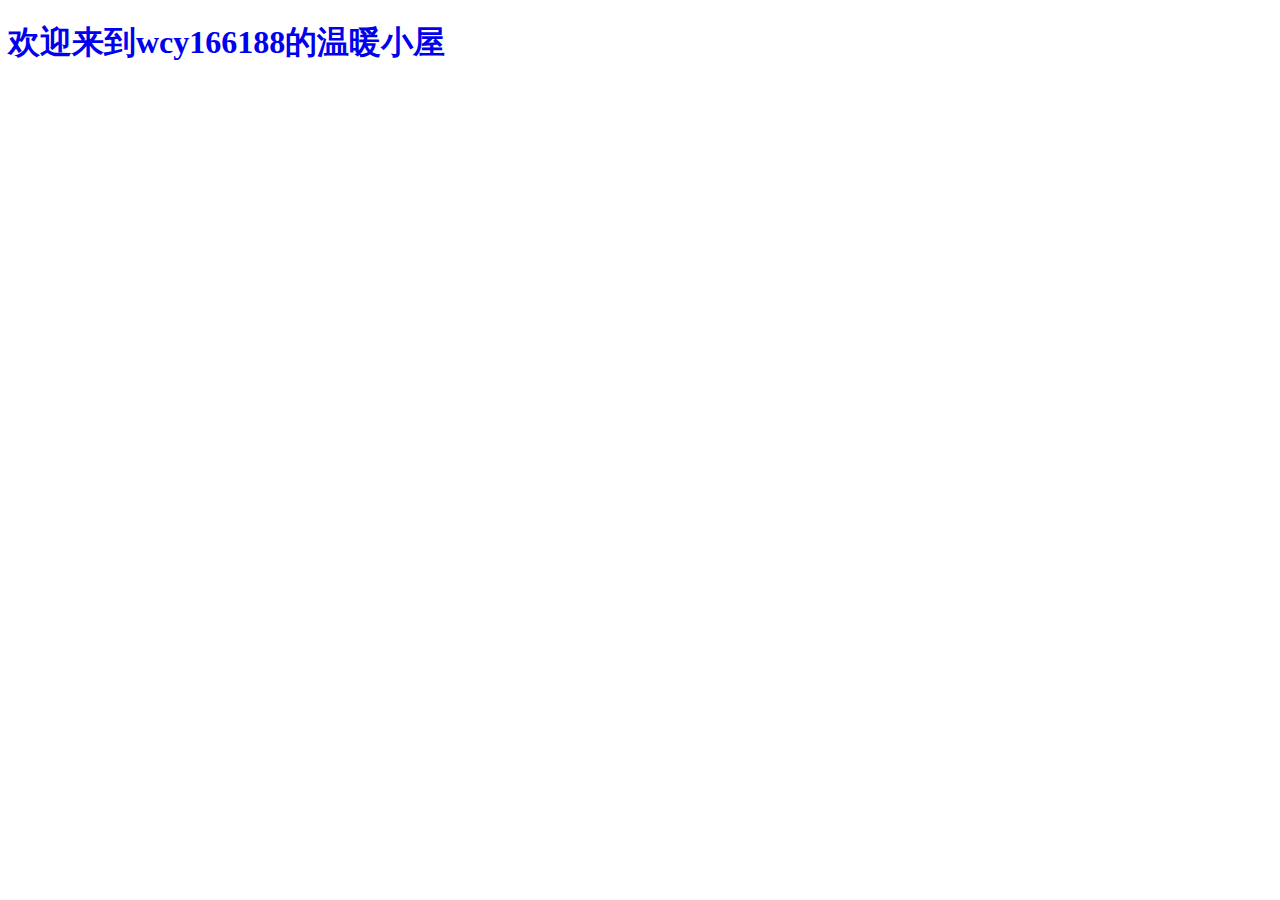
<file: index.html>
<!DOCTYPE html>
<html>
	<head>
		<meta charset="utf-8">
		<title>wcy166188的温暖小屋</title>
		<style type="text/css">
			a{
				text-decoration: none;
			}
		</style>
	</head>
	<body>
		<a href="1.html"><h1>欢迎来到wcy166188的温暖小屋</h1></a>
		
	</body>
</html>
</file>
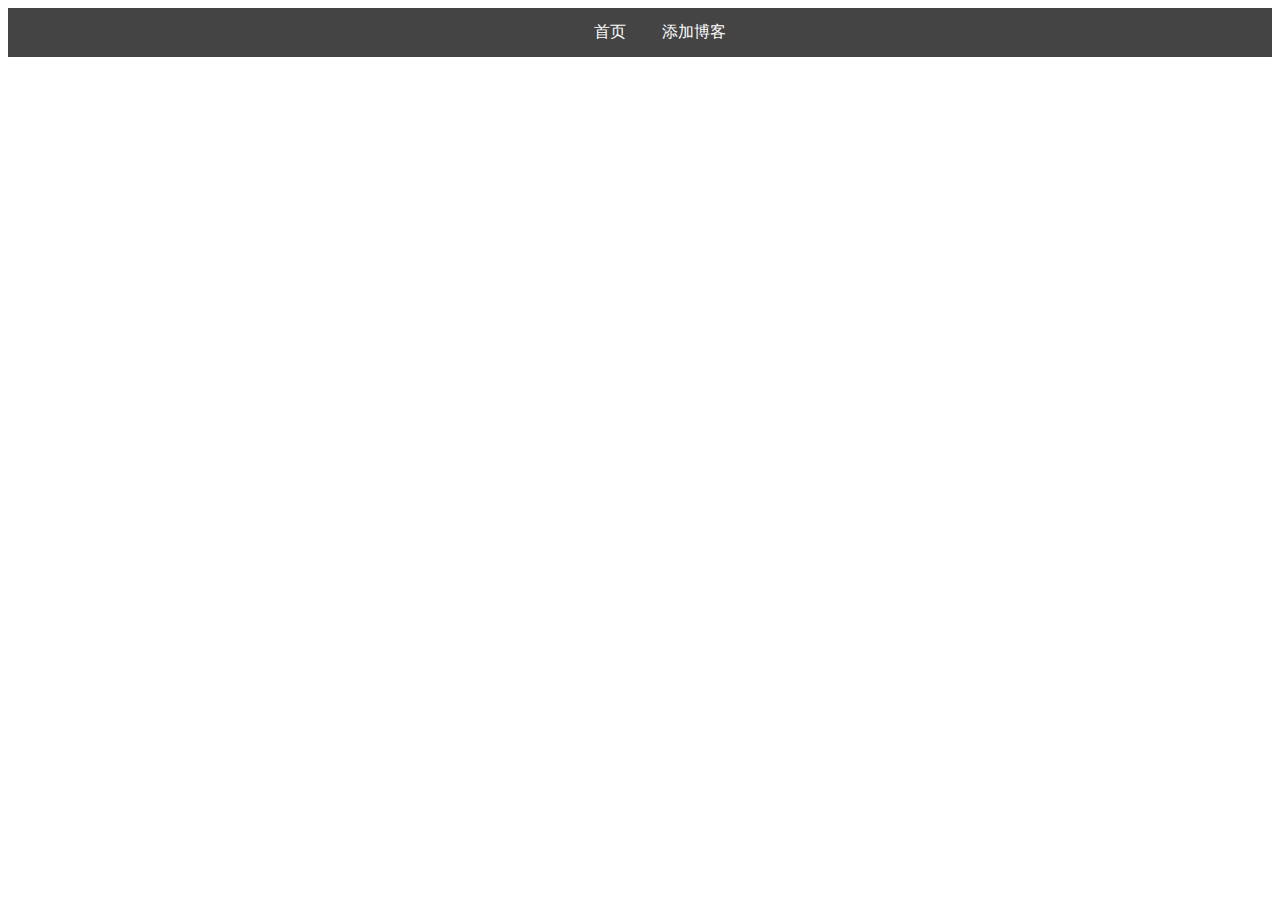
<file: vue-blog/index.html>
<!DOCTYPE html>
<html lang=en>

<head>
    <meta charset=utf-8>
    <meta http-equiv=X-UA-Compatible content="IE=edge">
    <meta name=viewport content="width=device-width,initial-scale=1">
    <link rel=icon href=favicon.ico>
    <title>vue-blog1</title>
    <link href=css/app.7b839e64.css rel=preload as=style>
    <link href=js/app.0ee17b37.js rel=preload as=script>
    <link href=js/chunk-vendors.c626186c.js rel=preload as=script>
    <link href=css/app.7b839e64.css rel=stylesheet>
</head>

<body><noscript><strong>We're sorry but vue-blog1 doesn't work properly without JavaScript enabled. Please enable it to
            continue.</strong></noscript>
    <div id=app></div>
    <script src=js/chunk-vendors.c626186c.js> </script> <script src=js/app.0ee17b37.js> </script> </body> </html>
</file>
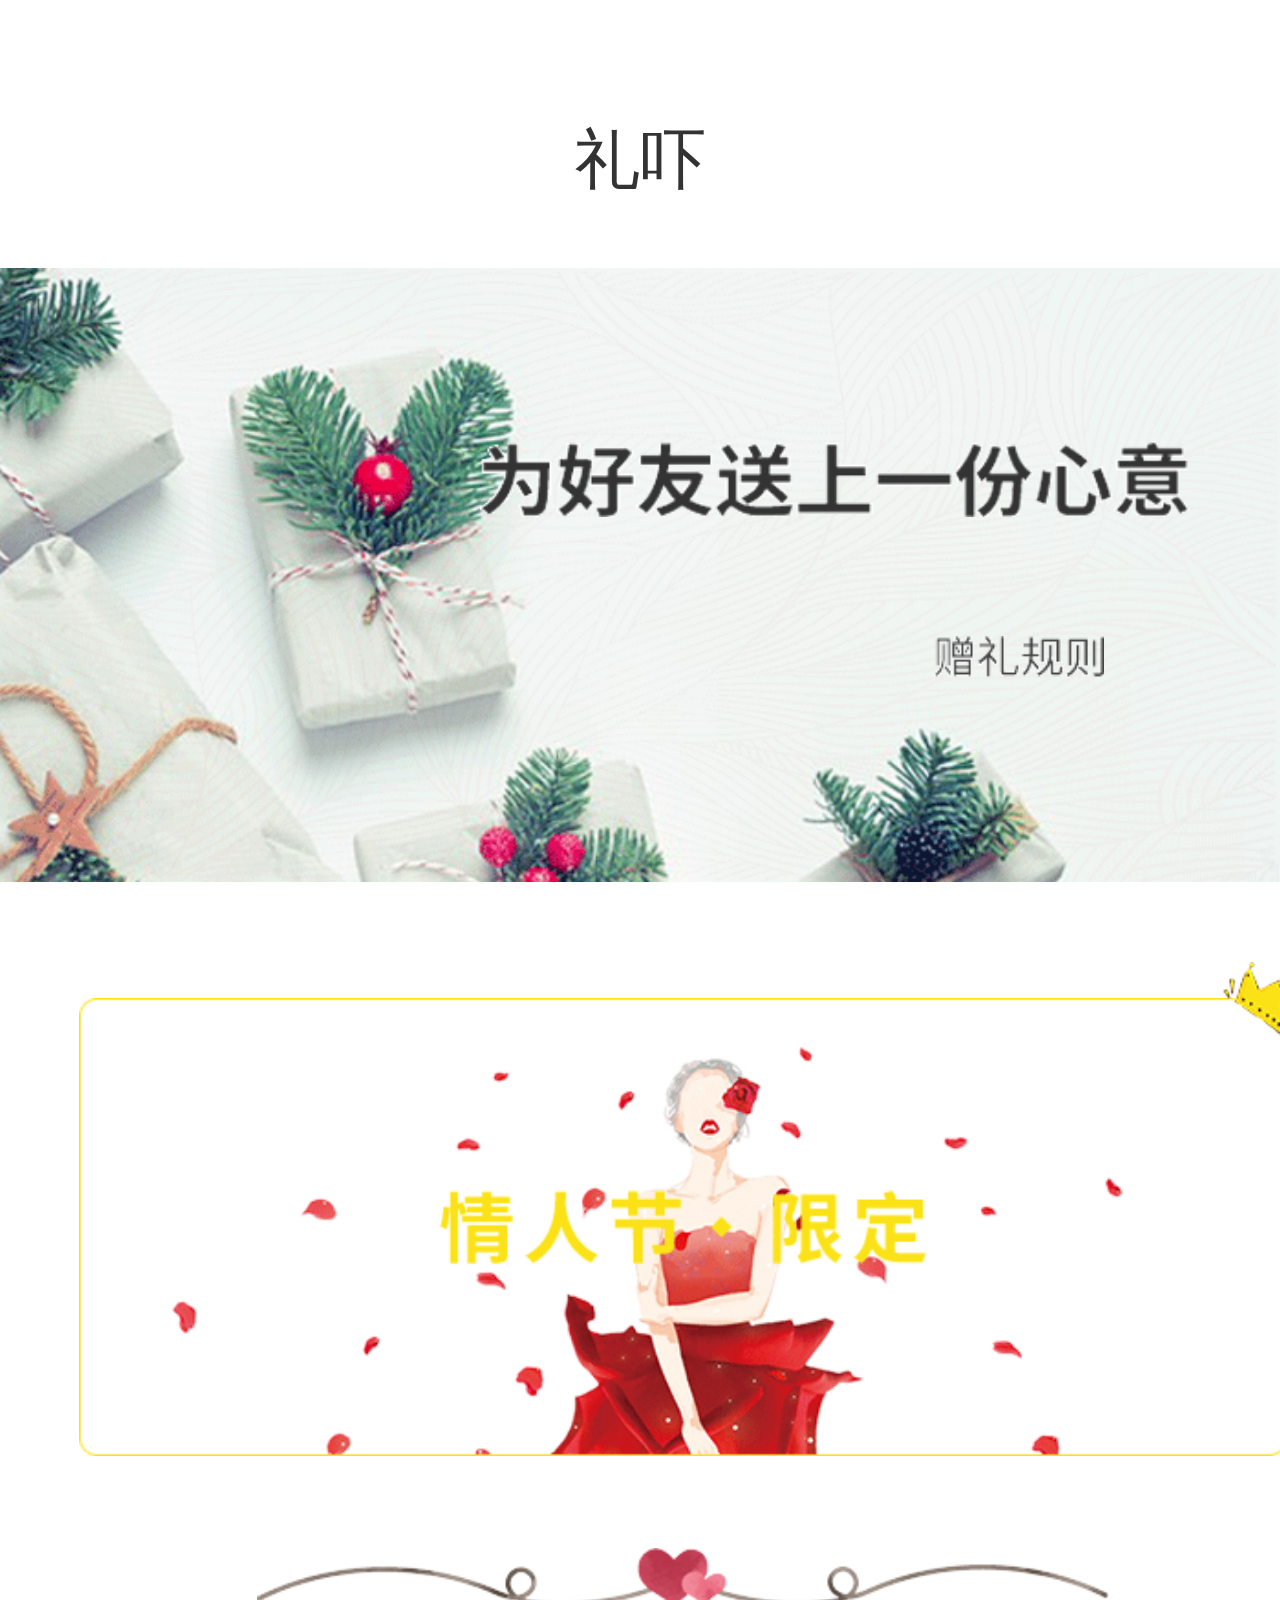
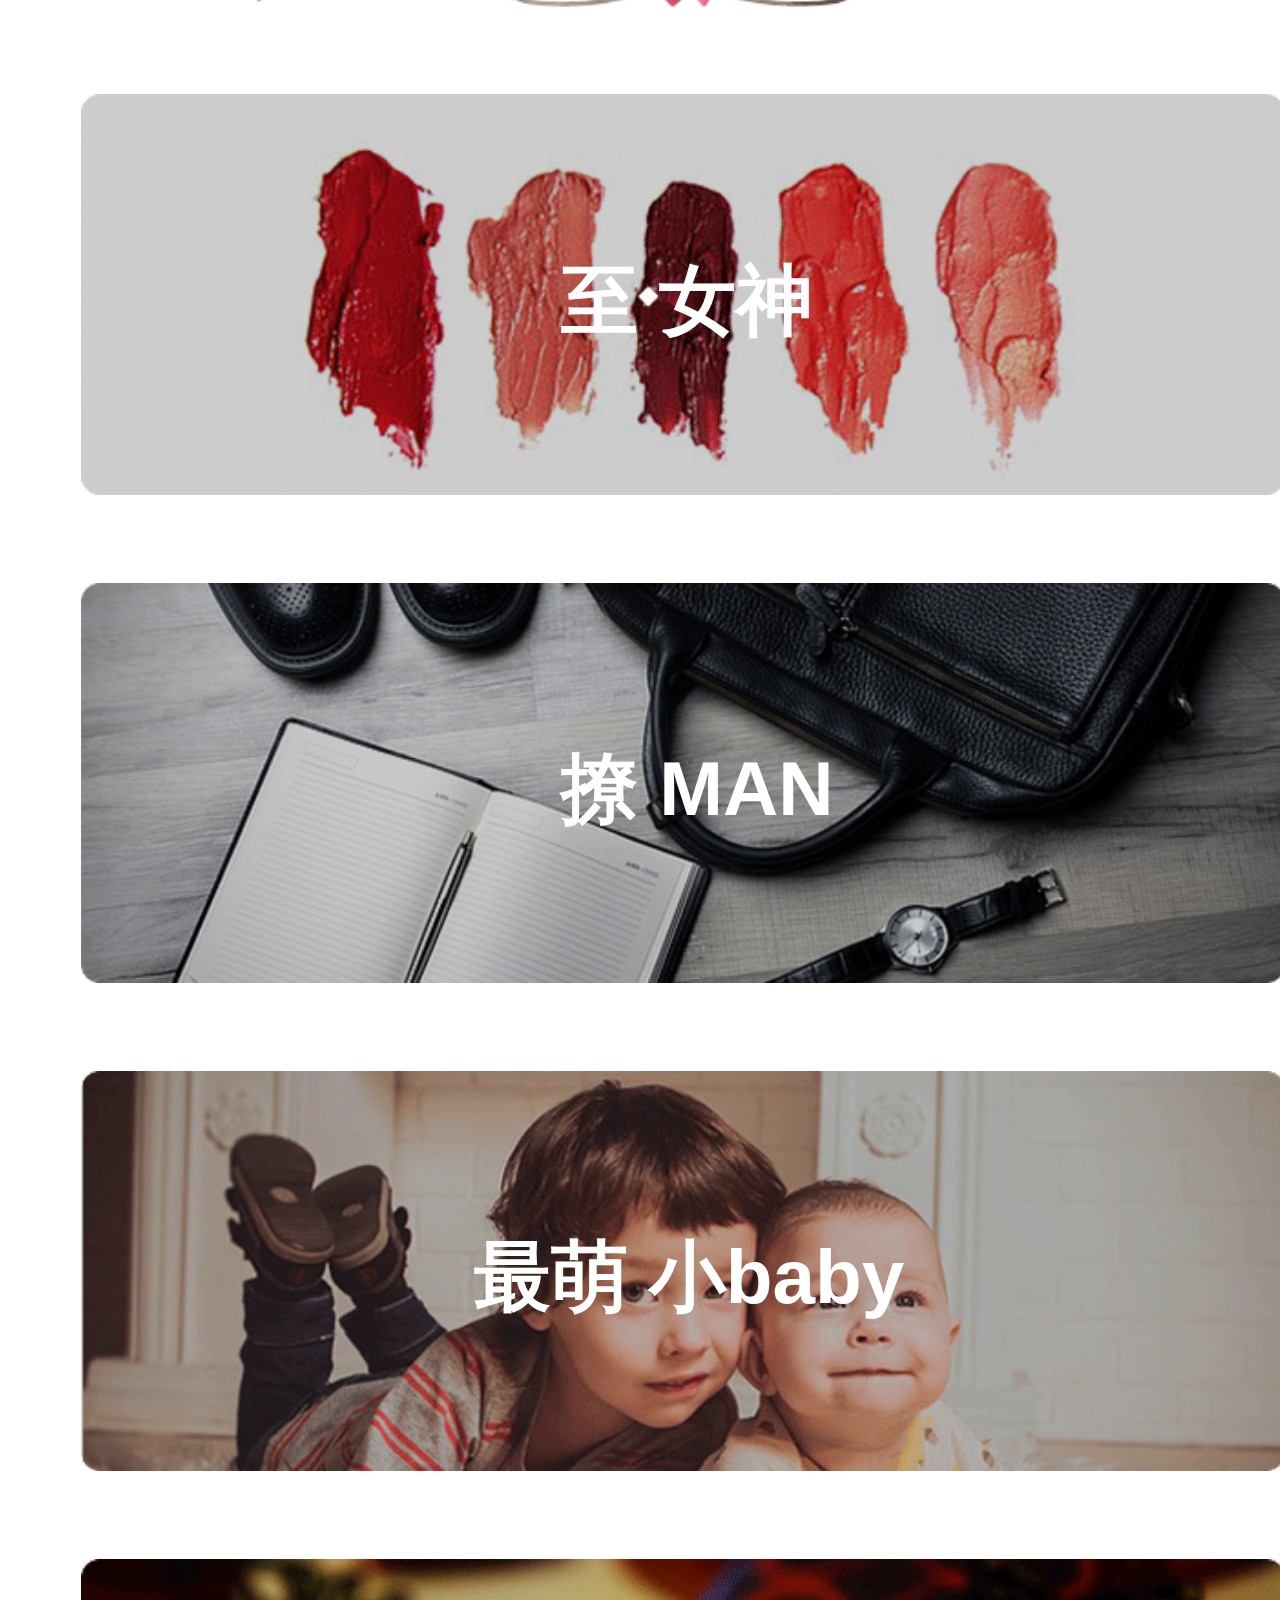
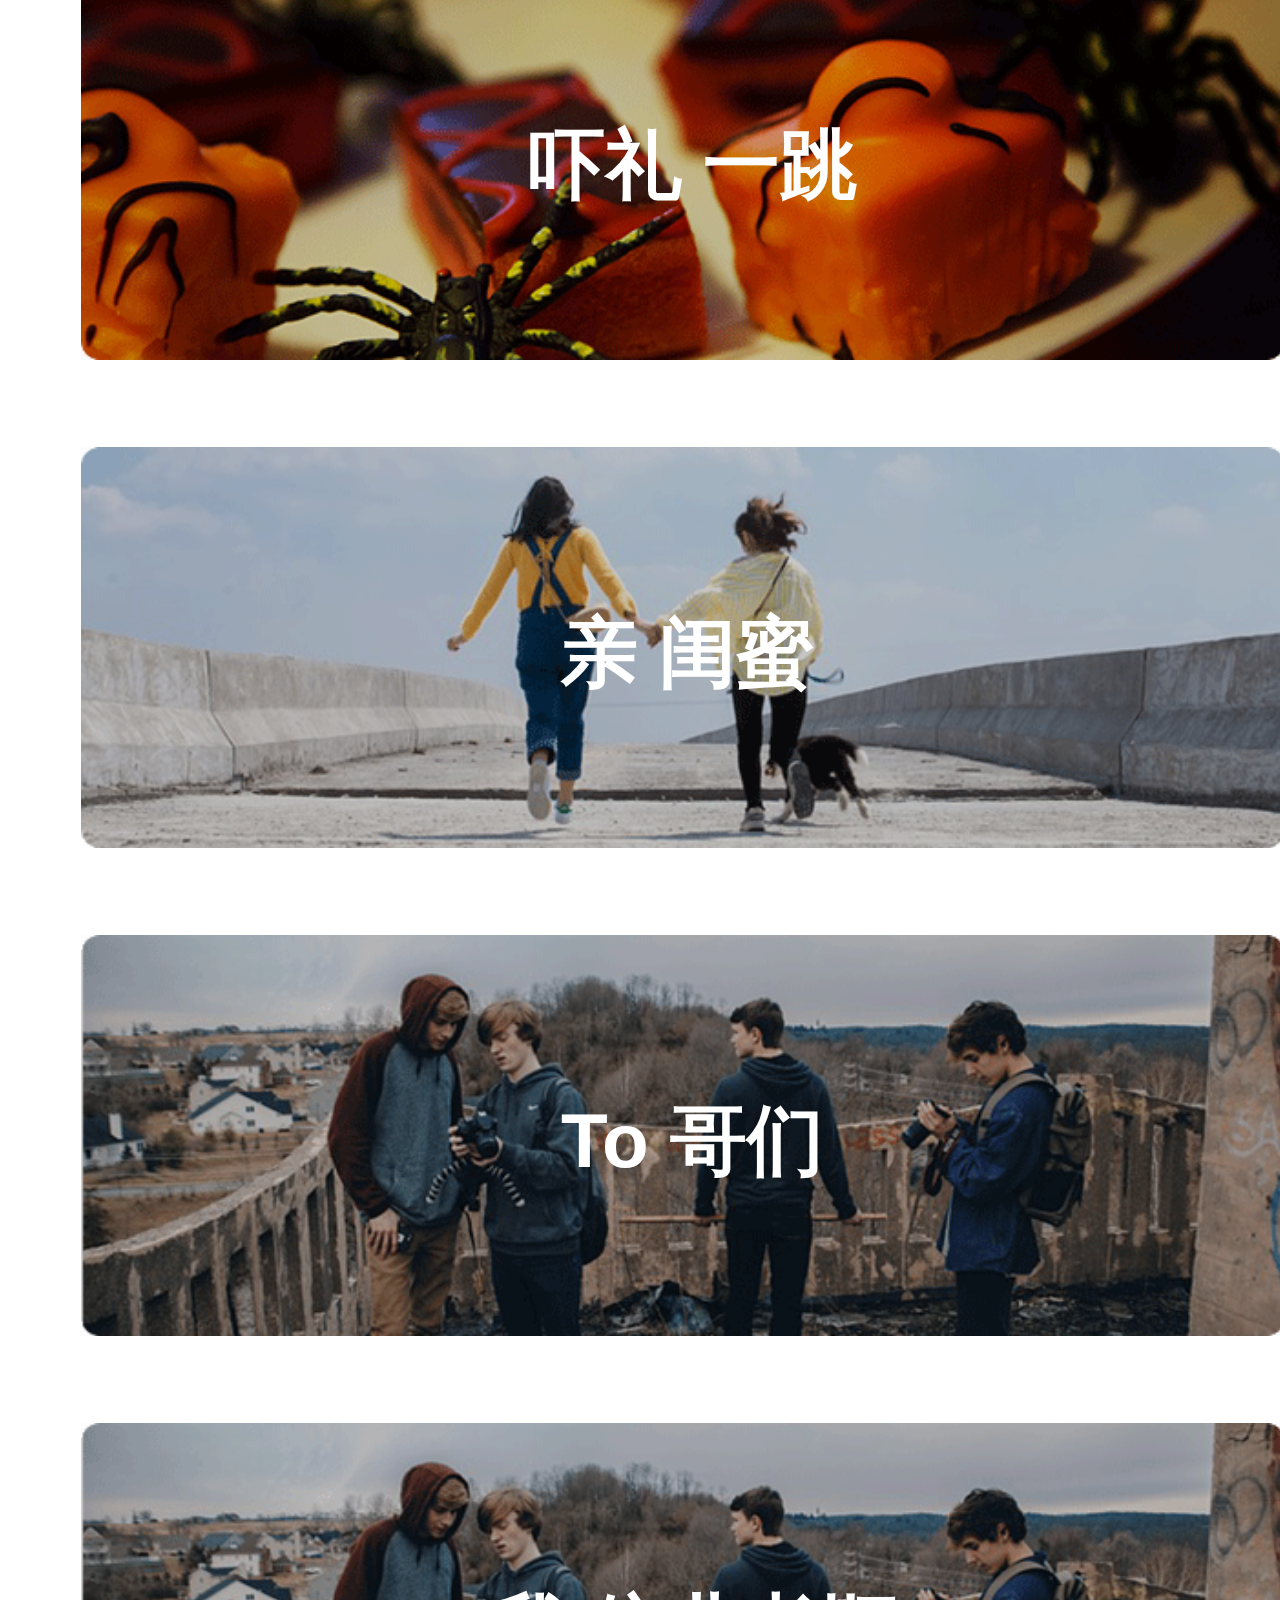
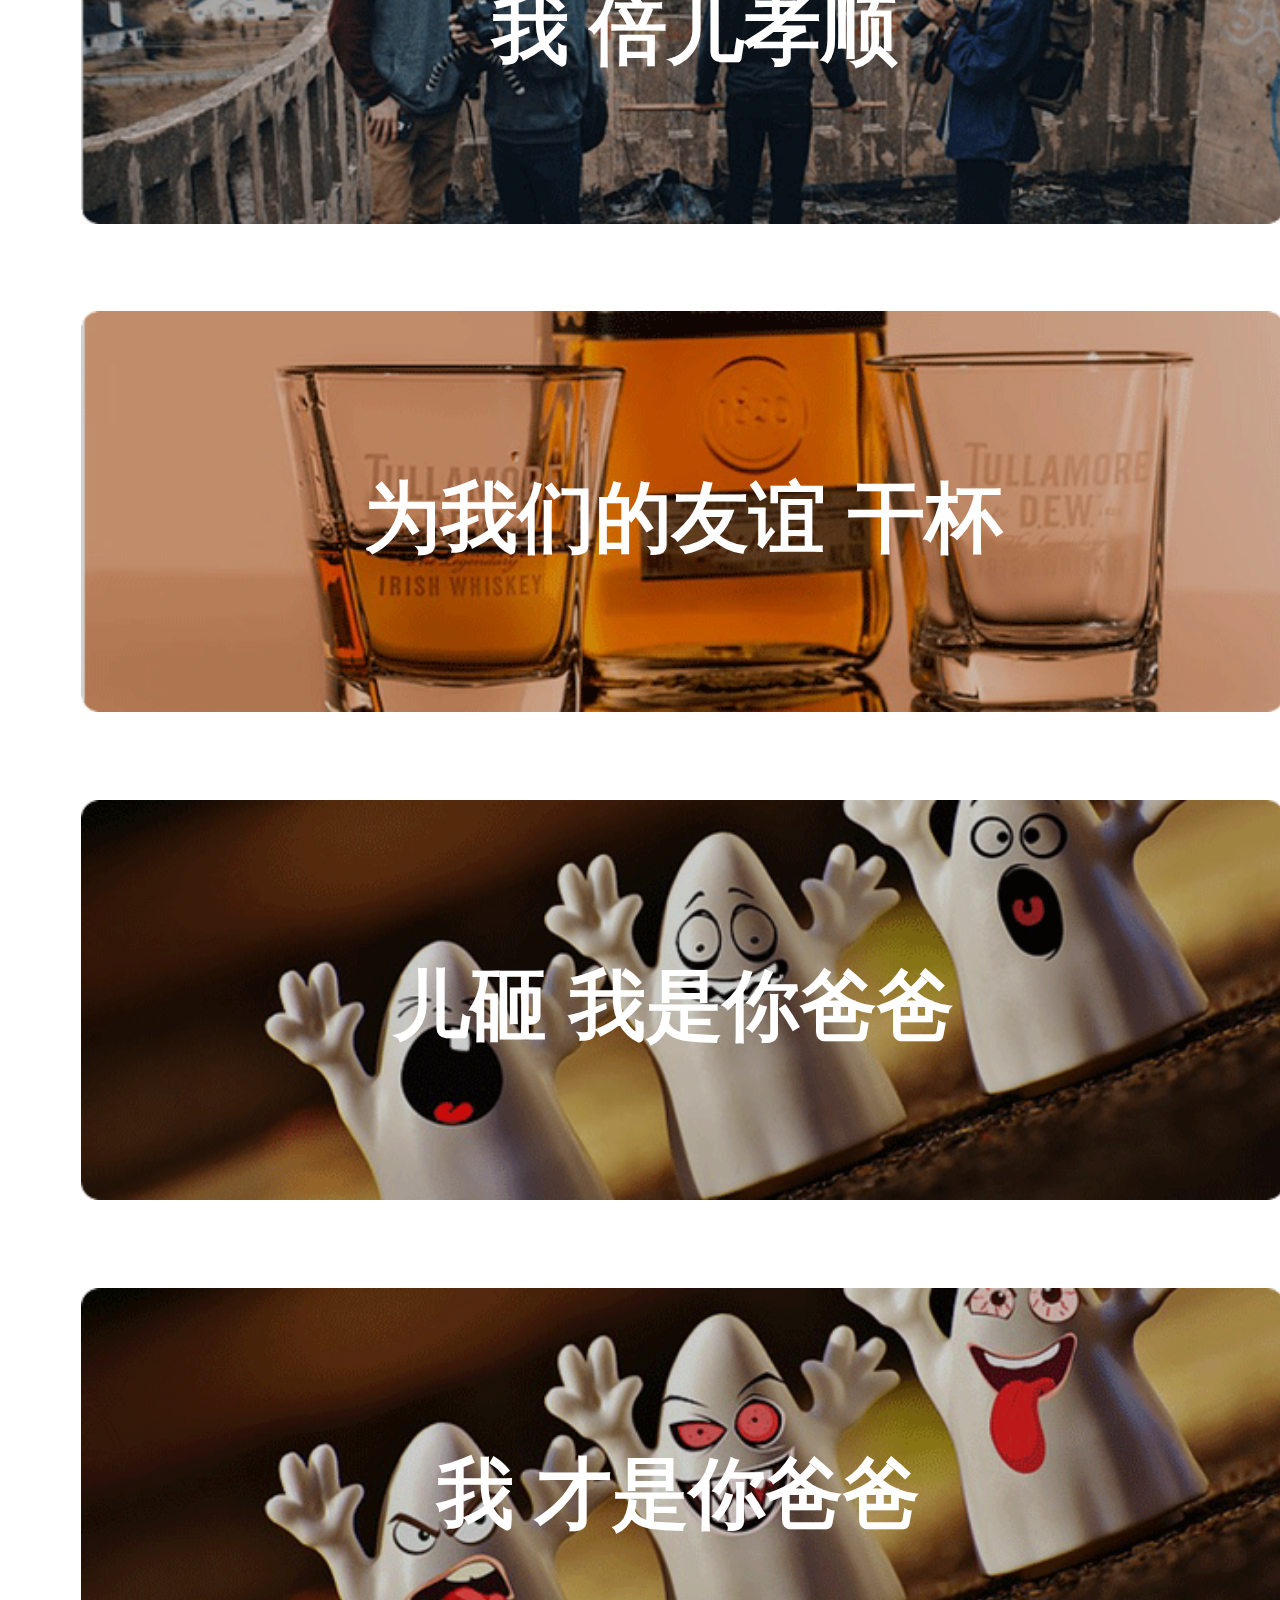
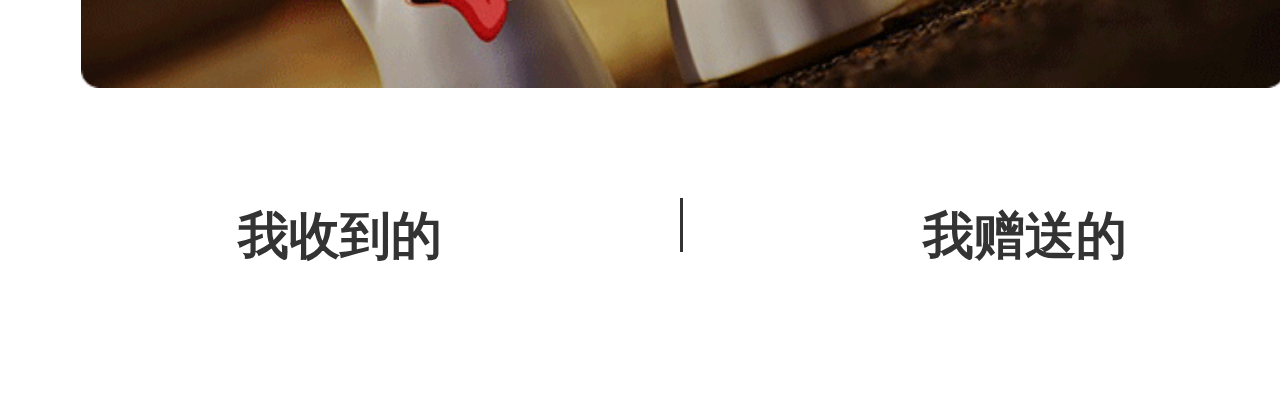
<file: 1.html>
<!DOCTYPE html>
<html>
	<head>
		<meta charset="utf-8">
		<meta name="viewport" content="width=device-width,initial-scale=1,minimum-scale=1,maximum-scale=1,user-scalable=no" />
		<link rel="stylesheet" type="text/css" href="css/reset.css"/>
		<link rel="stylesheet" type="text/css" href="css/all.css"/>
		<title></title>
	</head>
	<body>
		<div class="wrapper">
			<div class="nav">
				<p>礼吓</p>
			</div>
			<a href="2-1.html">
				<div class="img1">
					<img src="img/1.png" class="img">
					<div class="p1">
						<img src="img/1-5.png" class="img0">
						
					</div>
					<div class="p2">
						<img src="img/1-8.png" class="img2">
						<img src="img/1-6.png" class="img3">
						<img src="img/1-8.png" class="img4" >
					</div>
				</div>
			</a>
			<a href="2-1.html">
				<div class="img2">
					<div class="img2-1">
						<img src="img/2-1.png" class="img5">
						<div class="p3">
							<img src="img/2-2.png" class="img6">
						</div>
					</div>
					
					<img src="img/2-3.png" class="img7">
				</div>
				<!-- img2-end -->
			</a>
			<a href="2-1.html">
				<div class="img3">
					<img src="img/3-1.png" >
					<div class="img3-1">
						<p><b>至 女神</b></p>
					</div>
					
				</div>
			</a>
			<a href="2-1.html">
				<div class="img3">
					<img src="img/4-1.png" >
					<div class="img4-1">
						<p><b>撩 MAN</b></p>
					</div>
					
				</div>
			</a>
			<a href="2-1.html">
				<div class="img3">
					<img src="img/5-1.png" >
					<div class="img5-1">
						<p><b>最萌 小baby</b></p>
					</div>
					
				</div>
			</a>
			<a href="2-1.html">
				<div class="img3">
					<img src="img/6-1.png" >
					<div class="img6-1">
						<p><b>吓礼 一跳</b></p>
					</div>
					
				</div>
			</a>
			<a href="2-1.html">
				<div class="img3">
					<img src="img/7-1.png" >
					<div class="img7-1">
						<p><b>亲 闺蜜</b></p>
					</div>
					
				</div>
			</a>
			<a href="2-1.html">
				<div class="img3">
					<img src="img/8-1.png" >
					<div class="img8-1">
						<p><b>To 哥们</b></p>
					</div>
					
				</div>
			</a>
			<a href="2-1.html">
				<div class="img3">
					<img src="img/9-1.png" >
					<div class="img9-1">
						<p><b>我 倍儿孝顺</b></p>
					</div>
					
				</div>
			</a>
			<a href="2-1.html">
				<div class="img3">
					<img src="img/10-1.png" >
					<div class="img10-1">
						<p><b>为我们的友谊 干杯</b></p>
					</div>
					
				</div>
			</a>
			<a href="2-1.html">
				<div class="img3">
					<img src="img/11-1.png" >
					<div class="img11-1">
						<p><b>儿砸 我是你爸爸</b></p>
					</div>
					
				</div>
			</a>
			<a href="2-1.html">
				<div class="img3">
					<img src="img/12-1.png" >
					<div class="img12-1">
						<p><b>我 才是你爸爸</b></p>
					</div>
					
				</div>
			</a>
			
			
			<div class="last">
				<a href="4-1.html"><p class="p1"><b>我收到的</b></p></a>
				<a href="3-1.html"><p class="p2"><b>我赠送的</b></p></a>
			</div>
		</div>
	</body>
</html>
</file>
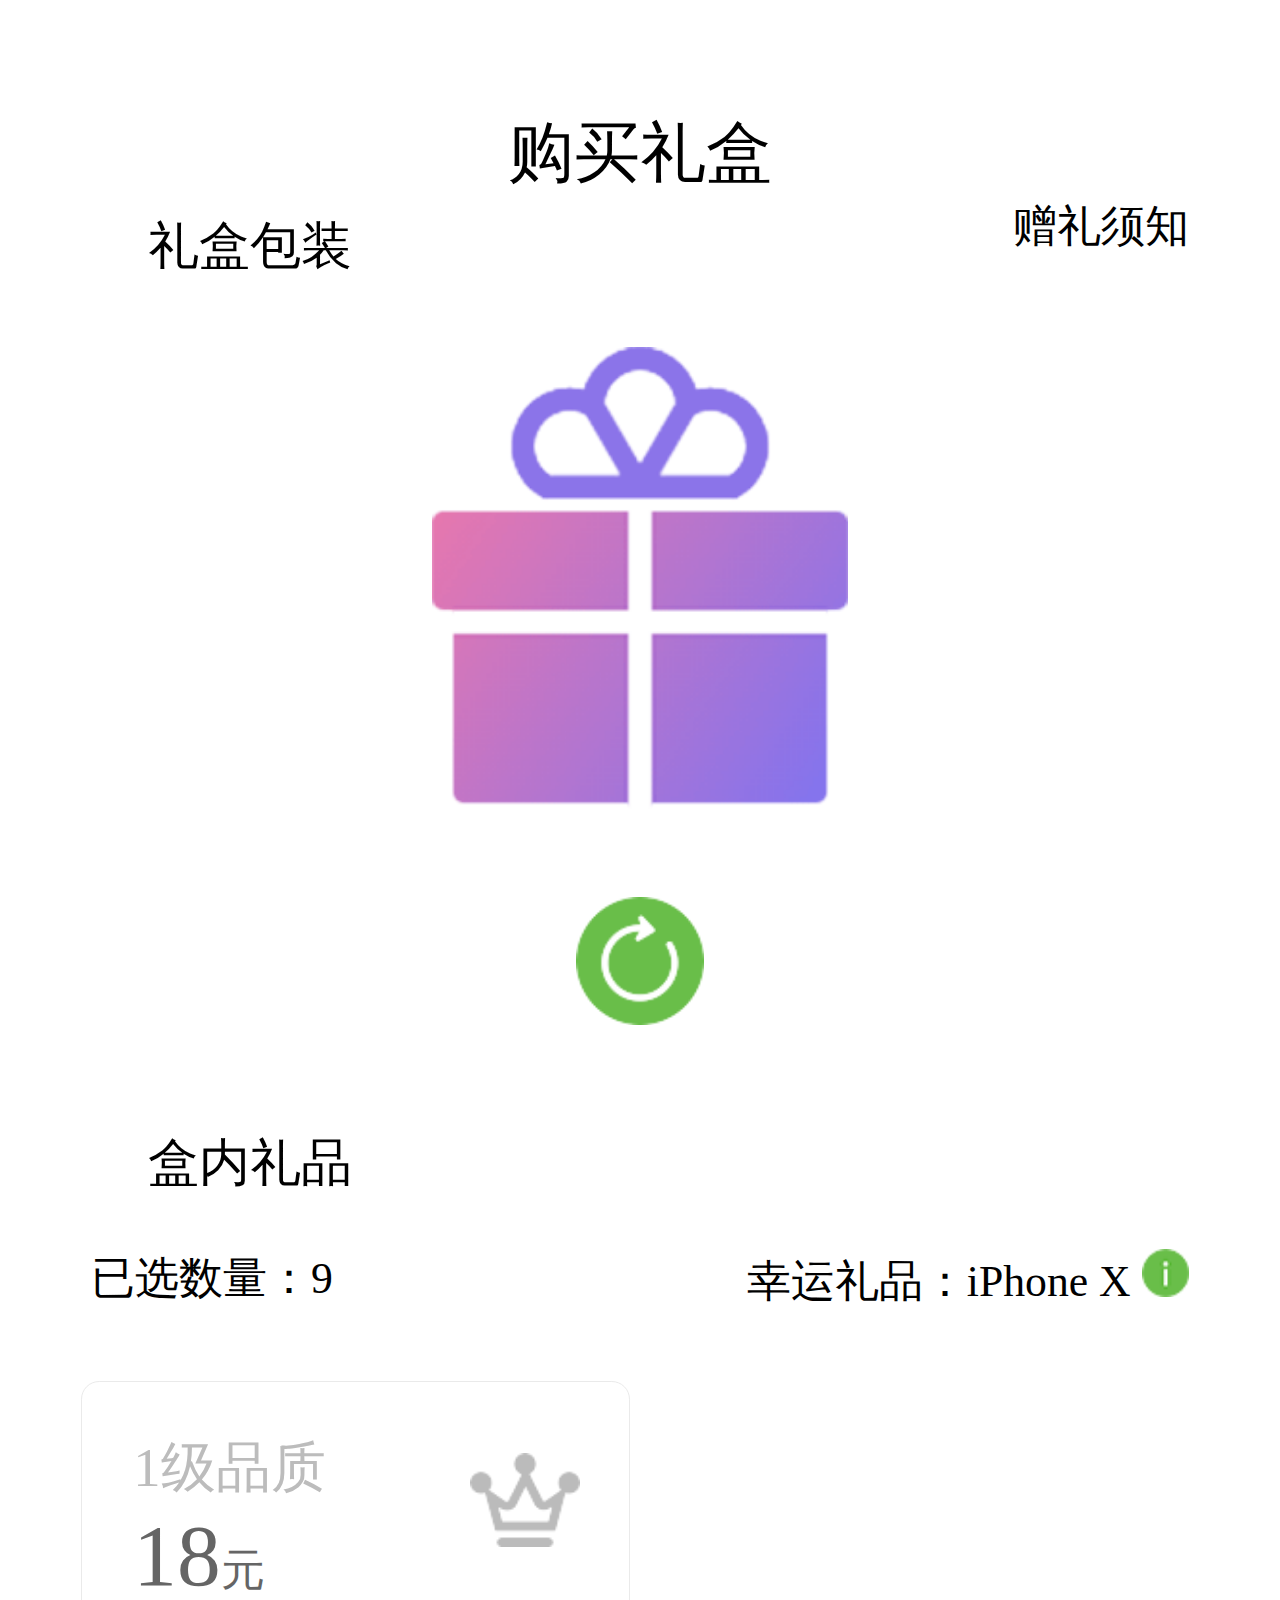
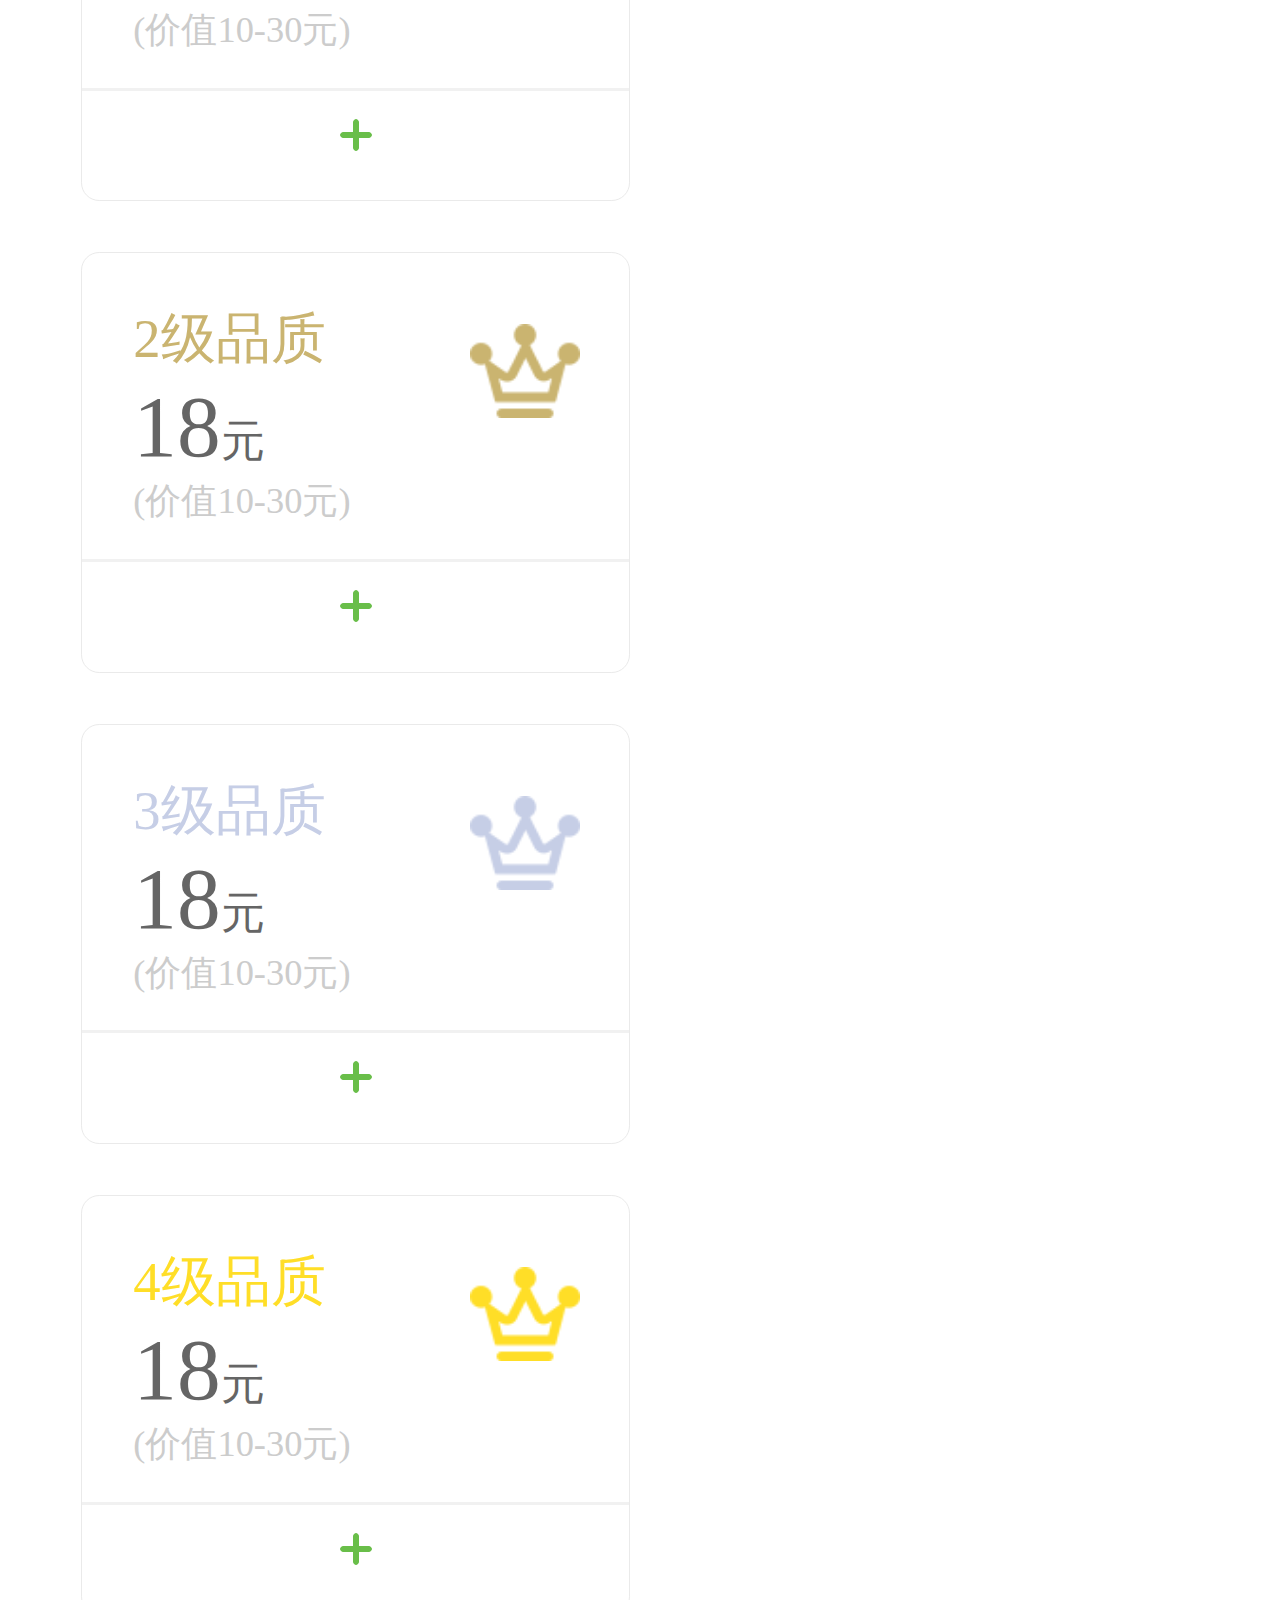
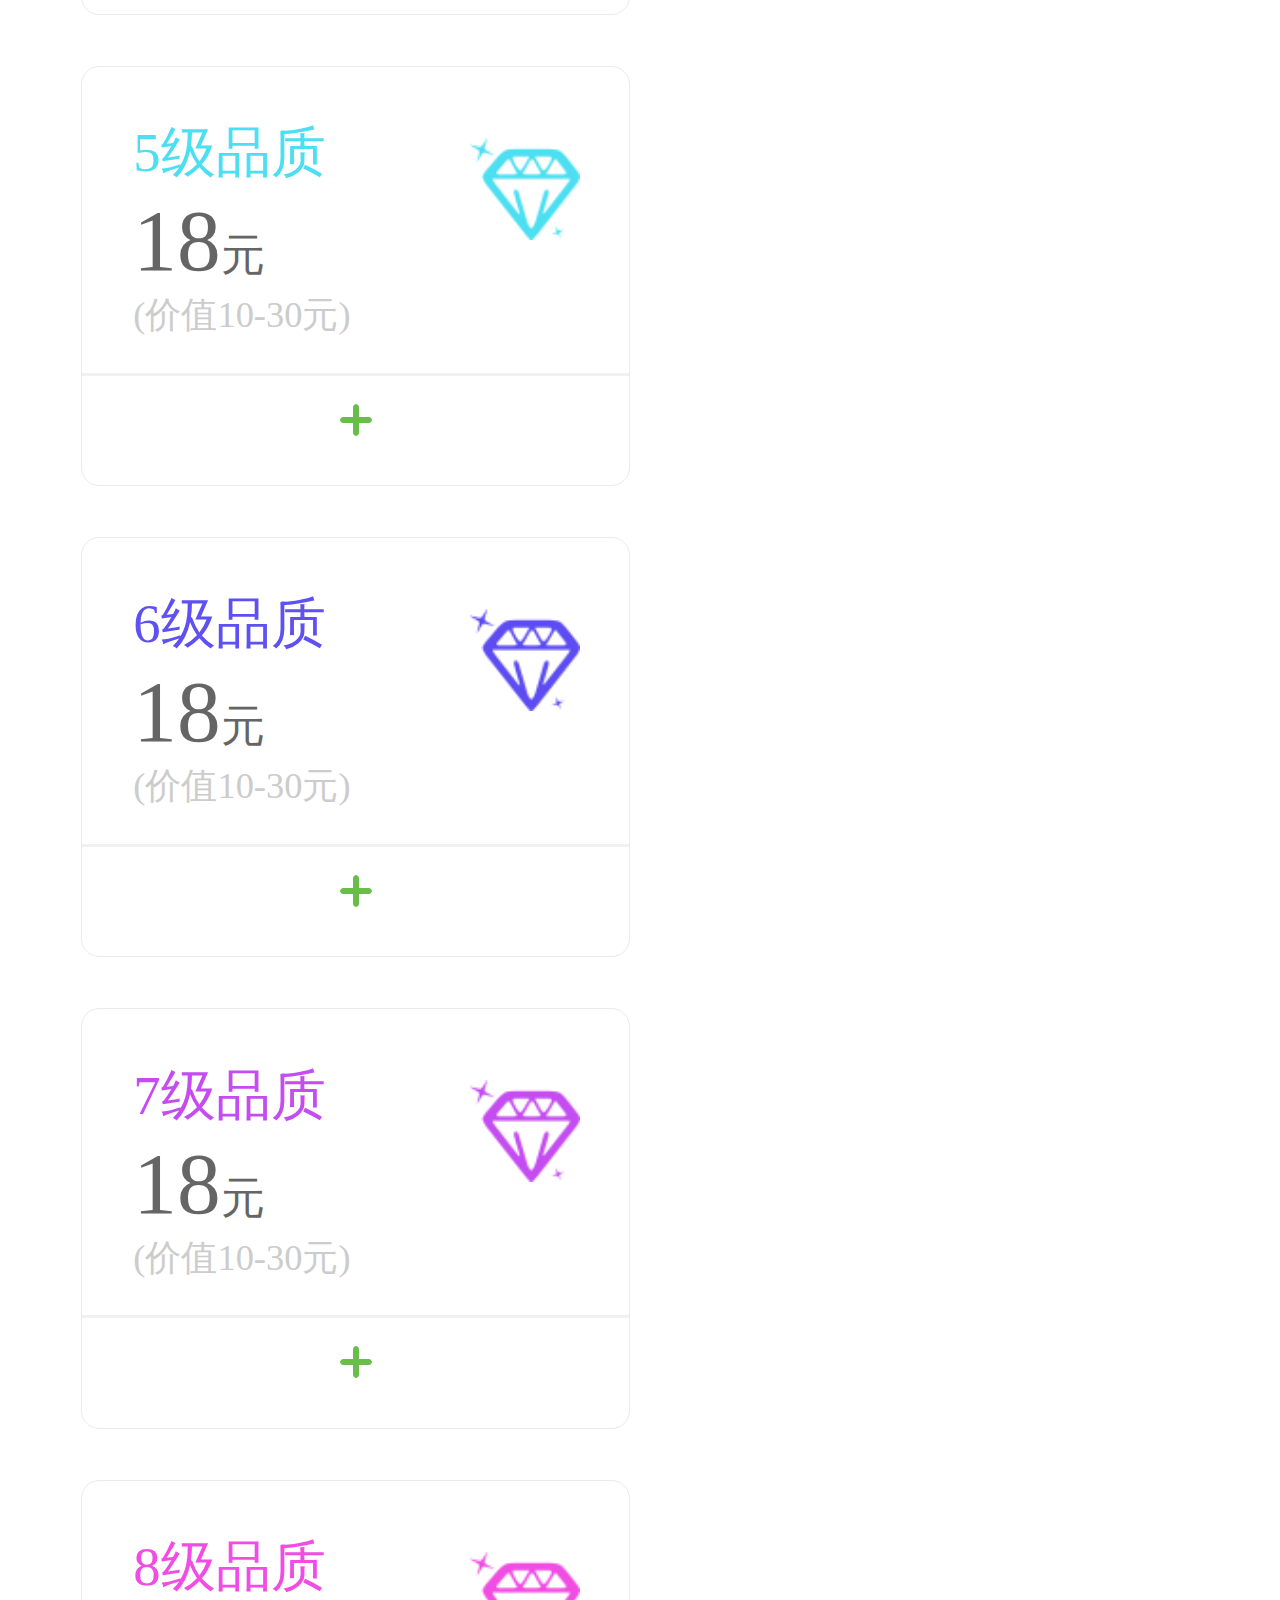
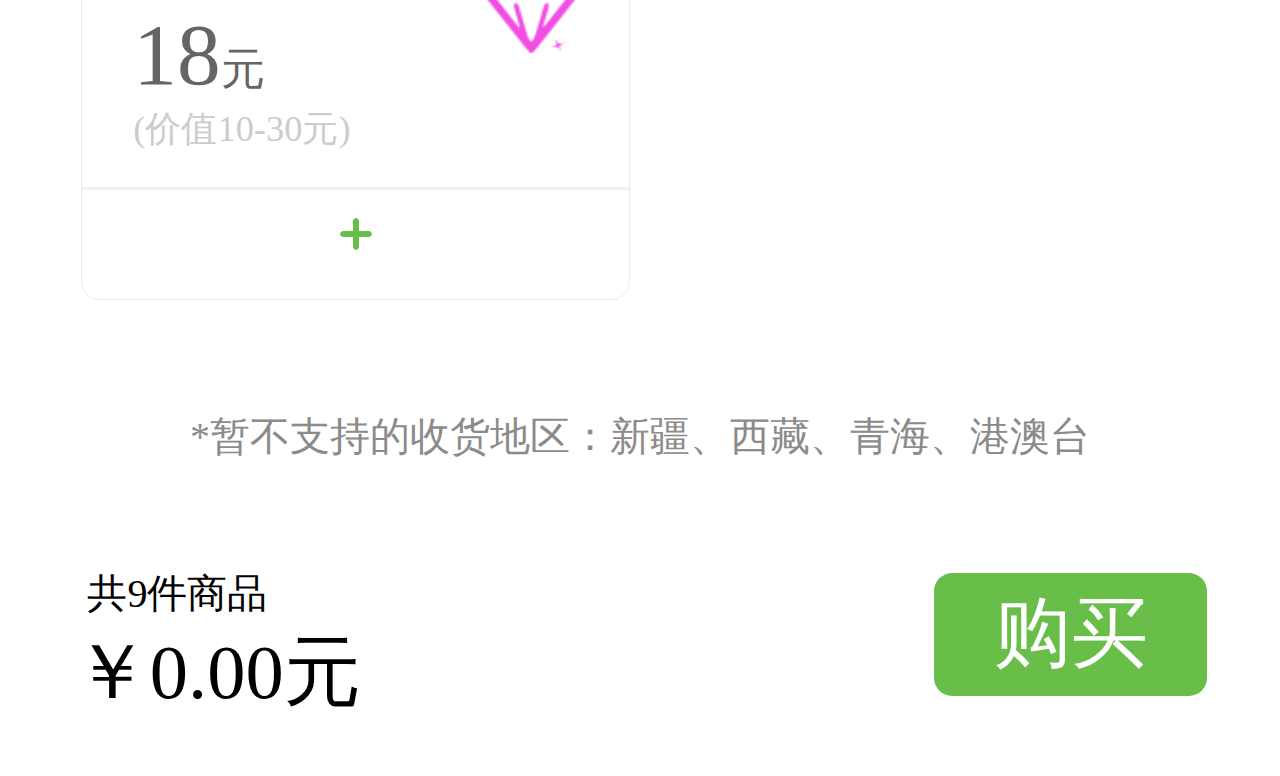
<file: 2-1.html>
<!DOCTYPE html>
<html>
	<head>
		<meta charset="utf-8">
		<meta name="viewport" content="width=device-width,initial-scale=1,minimum-scale=1,maximum-scale=1,user-scalable=no" />
		<link rel="stylesheet" type="text/css" href="css/2-1.css"/>
		
		<title></title>
		
	</head>
	<body>
		<div class="wrapper">
			
			<div class="nav">
				<a href="1.html"><i class="iconfont">&#xe604;</i></a>
				
				<p>购买礼盒</p>
			</div>
			<div class="nav1">
				
				<p><a href="" style="color: black;"><i class="iconfont">&#xe60b;</i>礼盒包装</a></p>
				<a href=""><p style="color: black;">赠礼须知</p></a>
			</div>
			<div class="img1">
				<img src="img/2-11.png" class="img1-1">
				<div class="img1-2">
					<img src="img/2-12.png" class="img1-2">
				</div>
				
			</div>
			<div class="nav2">
				<p><i class="iconfont">&#xe60b;</i>盒内礼品</p>
			</div>
			<div class="nav3">
				<p>已选数量：9</p>
				<p>幸运礼品：iPhone X
				<img src="img/2-1-1.png" >
				</p>
			</div>
			<div class="content">
				<div class="flex-item">
					<div class="f1">
						<div class="f11">
							<div class="f1-1">
								<ul>
									<li>1级品质</li>
									<li>18<span>元</span></li>
									<li>(价值10-30元)</li>
								</ul>
							</div>
							<div class="f1-2">
								<img src="img/22-1.png" >
							</div>
						</div>
						<div class="f12">
							<img src="img/22-2.png" >
						</div>
					</div>
				</div>
				<div class="flex-item">
					<div class="f1">
						<div class="f11">
							<div class="f1-1">
								<ul>
									<li style="color: #CAB470;">2级品质</li>
									<li>18<span>元</span></li>
									<li>(价值10-30元)</li>
								</ul>
							</div>
							<div class="f1-2">
								<img src="img/icon_vip_2.png" >
							</div>
						</div>
						<div class="f12">
							<img src="img/22-2.png" >
						</div>
					</div>
				</div>
				<div class="flex-item">
					<div class="f1">
						<div class="f11">
							<div class="f1-1">
								<ul>
									<li style="color: #C6CEE6;">3级品质</li>
									<li>18<span>元</span></li>
									<li>(价值10-30元)</li>
								</ul>
							</div>
							<div class="f1-2">
								<img src="img/icon_vip_3.png" >
							</div>
						</div>
						<div class="f12">
							<img src="img/22-2.png" >
						</div>
					</div>
				</div>
				<div class="flex-item">
					<div class="f1">
						<div class="f11">
							<div class="f1-1">
								<ul>
									<li style="color: #FFDE27;">4级品质</li>
									<li>18<span>元</span></li>
									<li>(价值10-30元)</li>
								</ul>
							</div>
							<div class="f1-2">
								<img src="img/icon_vip_4.png" >
							</div>
						</div>
						<div class="f12">
							<img src="img/22-2.png" >
						</div>
					</div>
				</div>
				<div class="flex-item">
					<div class="f1">
						<div class="f11">
							<div class="f1-1">
								<ul>
									<li style="color: #4CDFF1;">5级品质</li>
									<li>18<span>元</span></li>
									<li>(价值10-30元)</li>
								</ul>
							</div>
							<div class="f1-2">
								<img src="img/icon_vip_7.png" >
							</div>
						</div>
						<div class="f12">
							<img src="img/22-2.png" >
						</div>
					</div>
				</div>
				<div class="flex-item">
					<div class="f1">
						<div class="f11">
							<div class="f1-1">
								<ul>
									<li style="color: #5F50F1;">6级品质</li>
									<li>18<span>元</span></li>
									<li>(价值10-30元)</li>
								</ul>
							</div>
							<div class="f1-2">
								<img src="img/icon_vip_8.png" >
							</div>
						</div>
						<div class="f12">
							<img src="img/22-2.png" >
						</div>
					</div>
				</div>
				<div class="flex-item">
					<div class="f1">
						<div class="f11">
							<div class="f1-1">
								<ul>
									<li style="color: #C44CF1;">7级品质</li>
									<li>18<span>元</span></li>
									<li>(价值10-30元)</li>
								</ul>
							</div>
							<div class="f1-2">
								<img src="img/icon_vip_9.png" >
							</div>
						</div>
						<div class="f12">
							<img src="img/22-2.png" >
						</div>
					</div>
				</div>
				<div class="flex-item">
					<div class="f1">
						<div class="f11">
							<div class="f1-1">
								<ul>
									<li style="color: #F14CE3;">8级品质</li>
									<li>18<span>元</span></li>
									<li>(价值10-30元)</li>
								</ul>
							</div>
							<div class="f1-2">
								<img src="img/icon_vip_10.png" >
							</div>
						</div>
						<div class="f12">
							<img src="img/22-2.png" >
						</div>
					</div>
				</div>
			</div>
			<div class="footer">
				<p>*暂不支持的收货地区：新疆、西藏、青海、港澳台</p>
			</div>
			<div class="last">
				<div class="last1">
					<ul>
						<li>共9件商品</li>
						<li>￥0.00元</li>
					</ul>
				</div>
				<div class="last2">
					<a href="2-3.html"><input class="btn" type="button" name="" id="" value="购买" /></a>
					
				</div>
			</div>
		</div>
		
	</body>
</html>
</file>
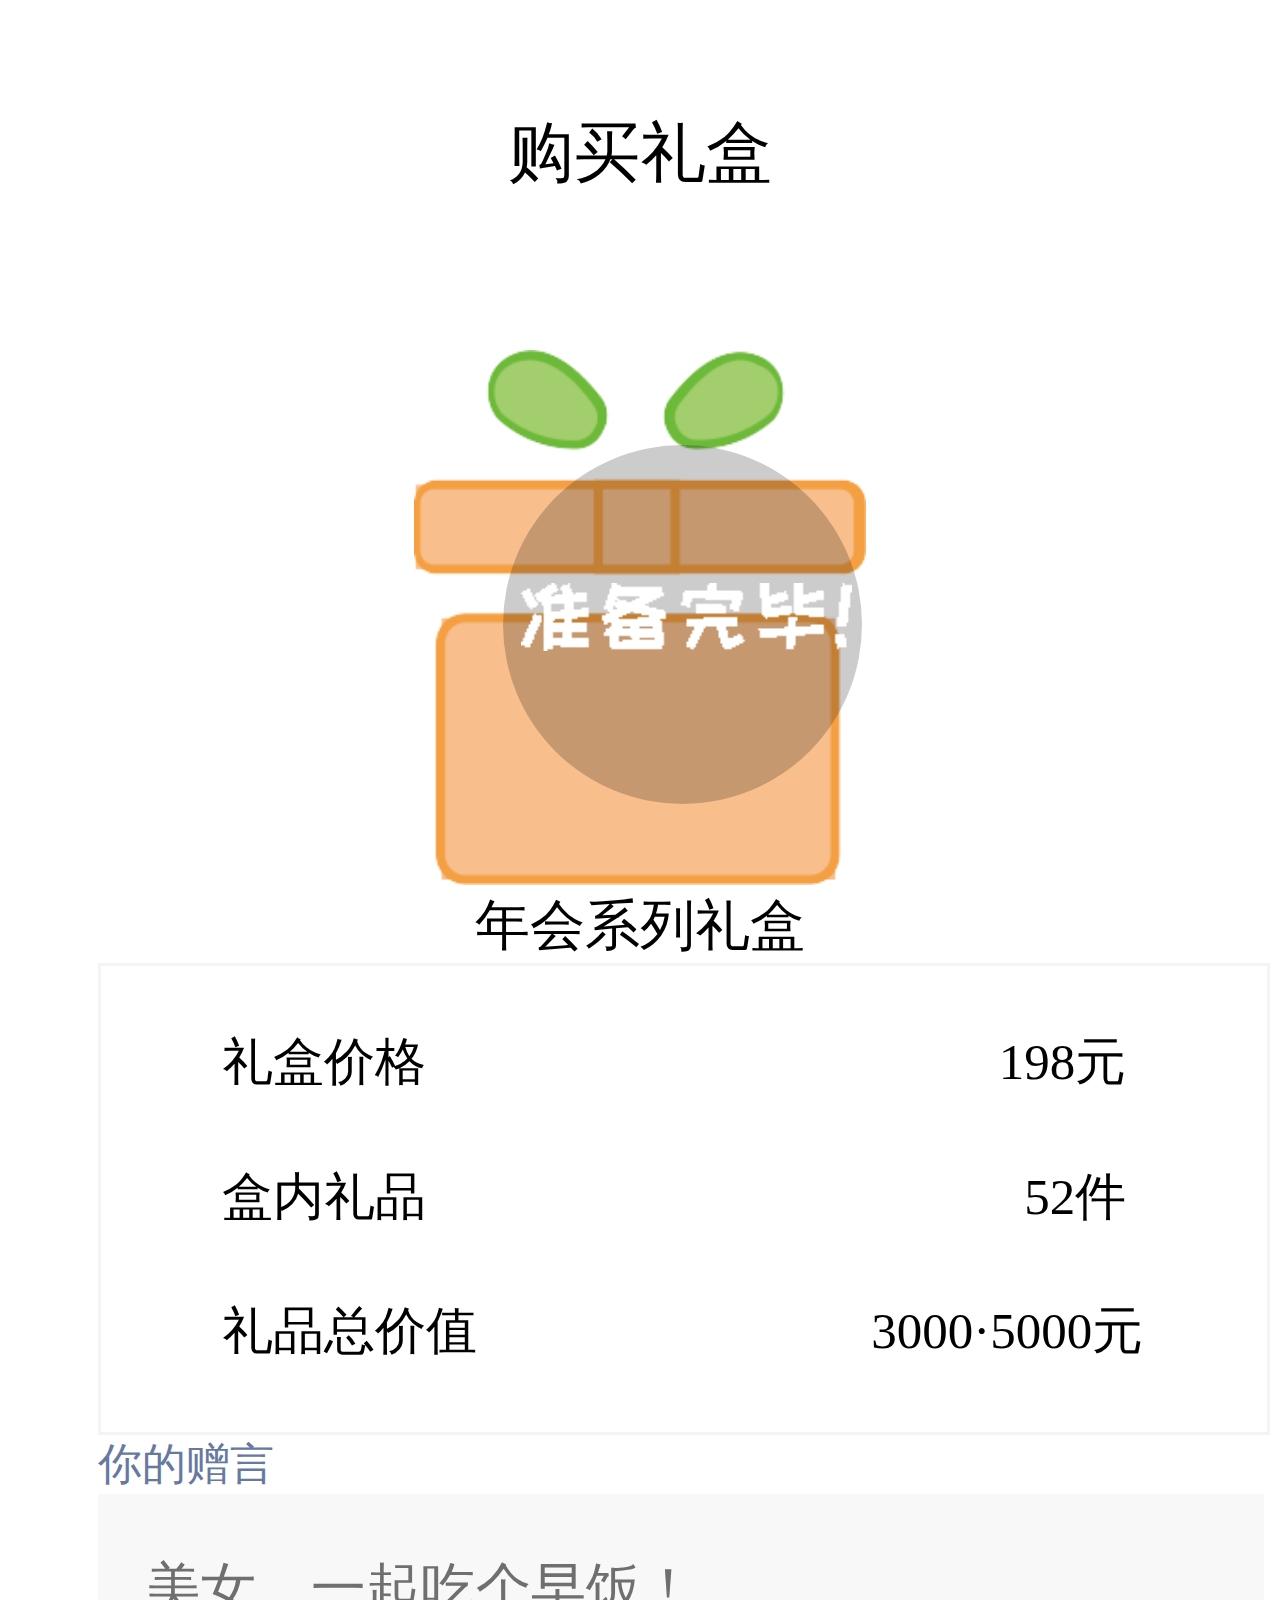
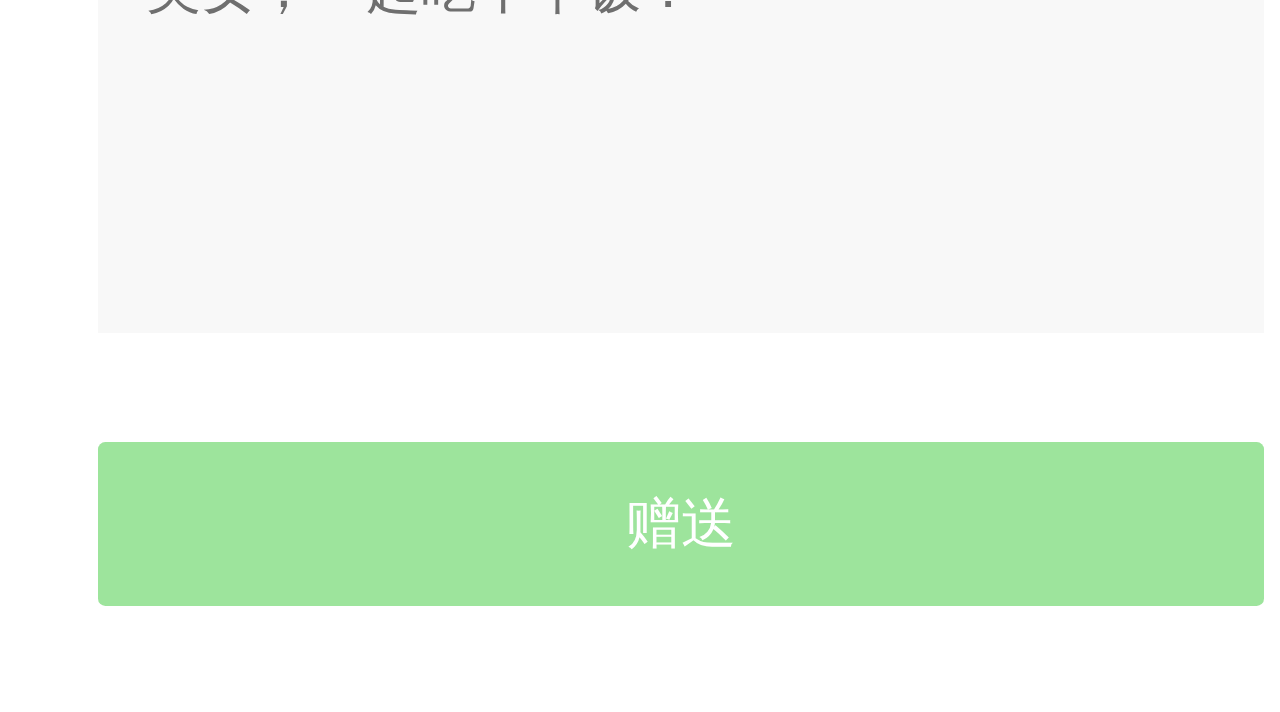
<file: 2-3.html>
<!DOCTYPE html>
<html>
	<head>
		<meta charset="utf-8">
		<meta name="viewport" content="width=device-width,initial-scale=1,minimum-scale=1,maximum-scale=1,user-scalable=no" />
		<link rel="stylesheet" type="text/css" href="css/2-3.css"/>
		<title></title>
		
	</head>
	<body>
		<div class="wrapper">
			<div class="nav">
				<a href="2-1.html"><i class="iconfont">&#xe604;</i></a>
				
				<p>购买礼盒</p>
			</div>
			<div class="img1">
				<img src="img/3-14.png" class="img11">
				<div class="img2">
					
				</div>
				<img src="img/3-13.png" class="img12">
				<p>年会系列礼盒</p>
			</div>
			<div class="content clearfix">
				<div class="con1 fl">
					<ul>
						<li>礼盒价格</li>
						<li>盒内礼品</li>
						<li>礼品总价值</li>
					</ul>
				</div>
				<div class="con2 fl">
					<ul>
						<li>&nbsp;&nbsp;&nbsp;&nbsp;&nbsp;&nbsp;&nbsp;&nbsp;&nbsp;&nbsp;198元</li>
						<li>&nbsp;&nbsp;&nbsp;&nbsp;&nbsp;&nbsp;&nbsp;&nbsp;&nbsp;&nbsp;&nbsp;&nbsp;52件</li>
						<li>3000·5000元</li>
					</ul>
					
				</div>
			</div>
			<div class="content1">
				<p>你的赠言</p>
				<p>美女，一起吃个早饭！</p>
			</div>
			<div class="last">
				<a href="2-4.html"><input class="btn" type="button" name="" id="" value="赠送" /></a>
				
			</div>
		</div>
	</body>
</html>
</file>
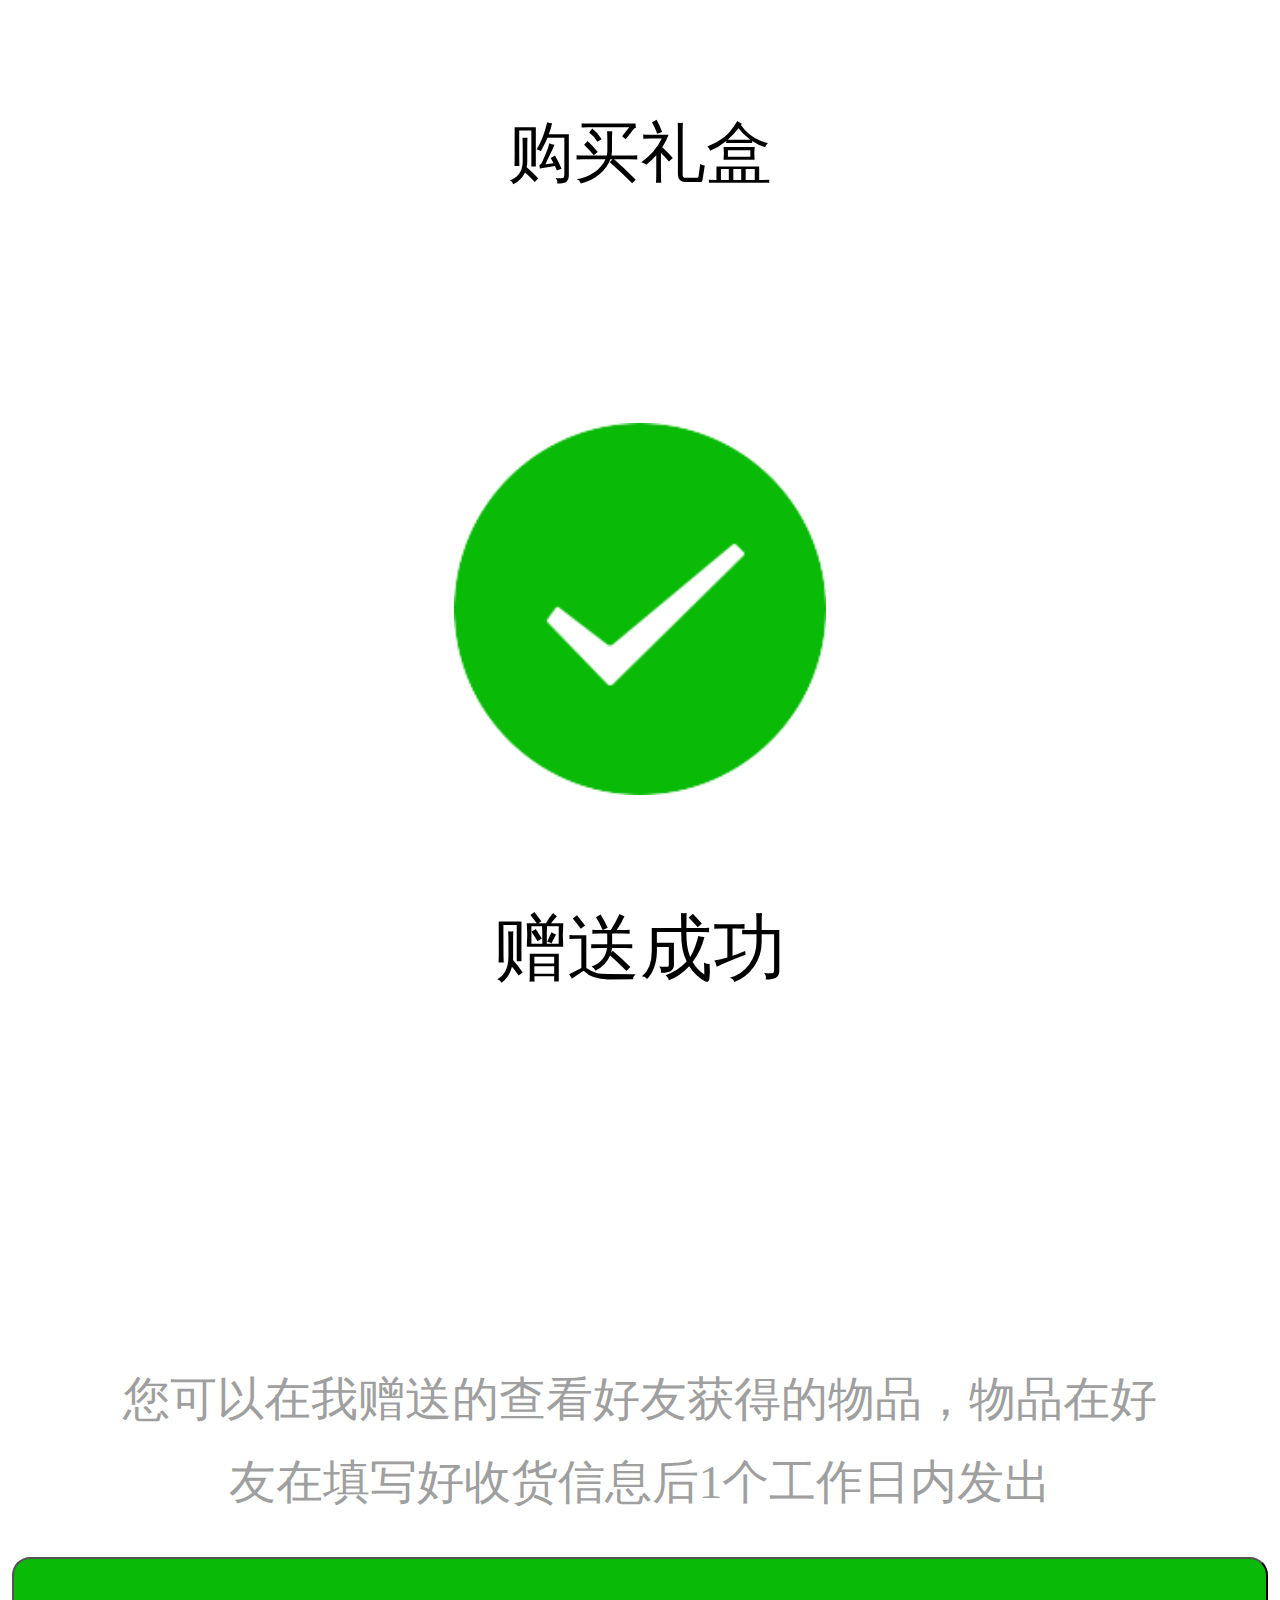
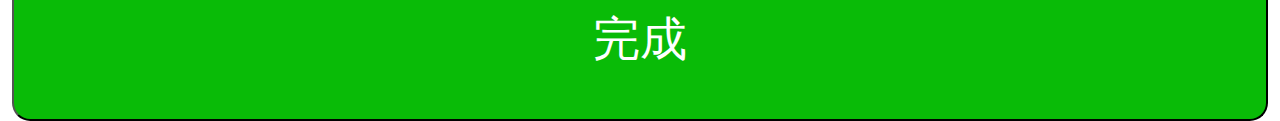
<file: 2-4.html>
<!DOCTYPE html>
<html>
	<head>
		<meta charset="utf-8">
		<meta name="viewport" content="width=device-width,initial-scale=1,minimum-scale=1,maximum-scale=1,user-scalable=no" />
		<link rel="stylesheet" type="text/css" href="css/2-4.css"/>
		<title></title>
	</head>
	<body>
		<div class="wrapper">
			<div class="nav">
				<a href="2-3.html"><i class="iconfont">&#xe604;</i></a>
				
				<p>购买礼盒</p>
			</div>
			<div class="img1">
				<img src="img/2-41.png" >
				<p>赠送成功</p>
				<p>您可以在我赠送的查看好友获得的物品，物品在好</p>
				<p>友在填写好收货信息后1个工作日内发出</p>
				<a href="1.html"><input class="btn" type="button" name="" id="" value="完成" /></a>
				
			</div>
		</div>
	</body>
</html>
</file>
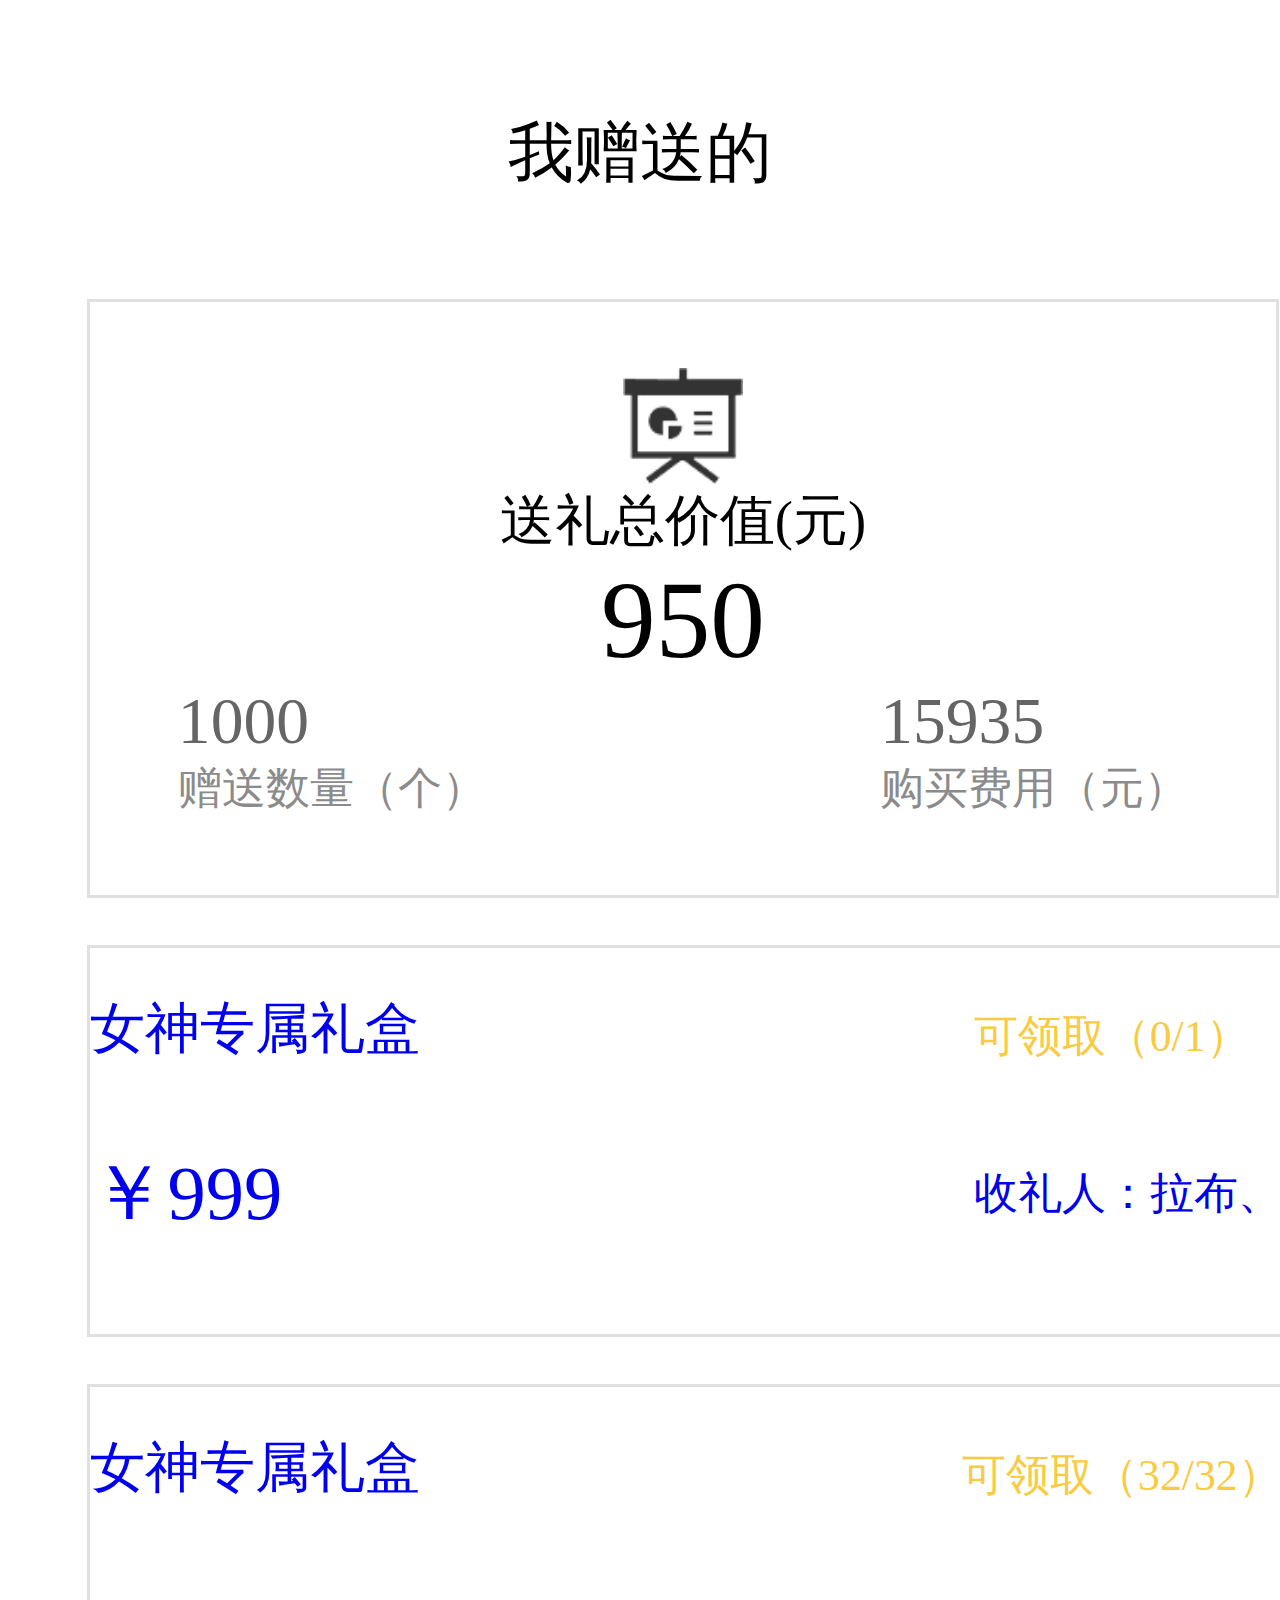
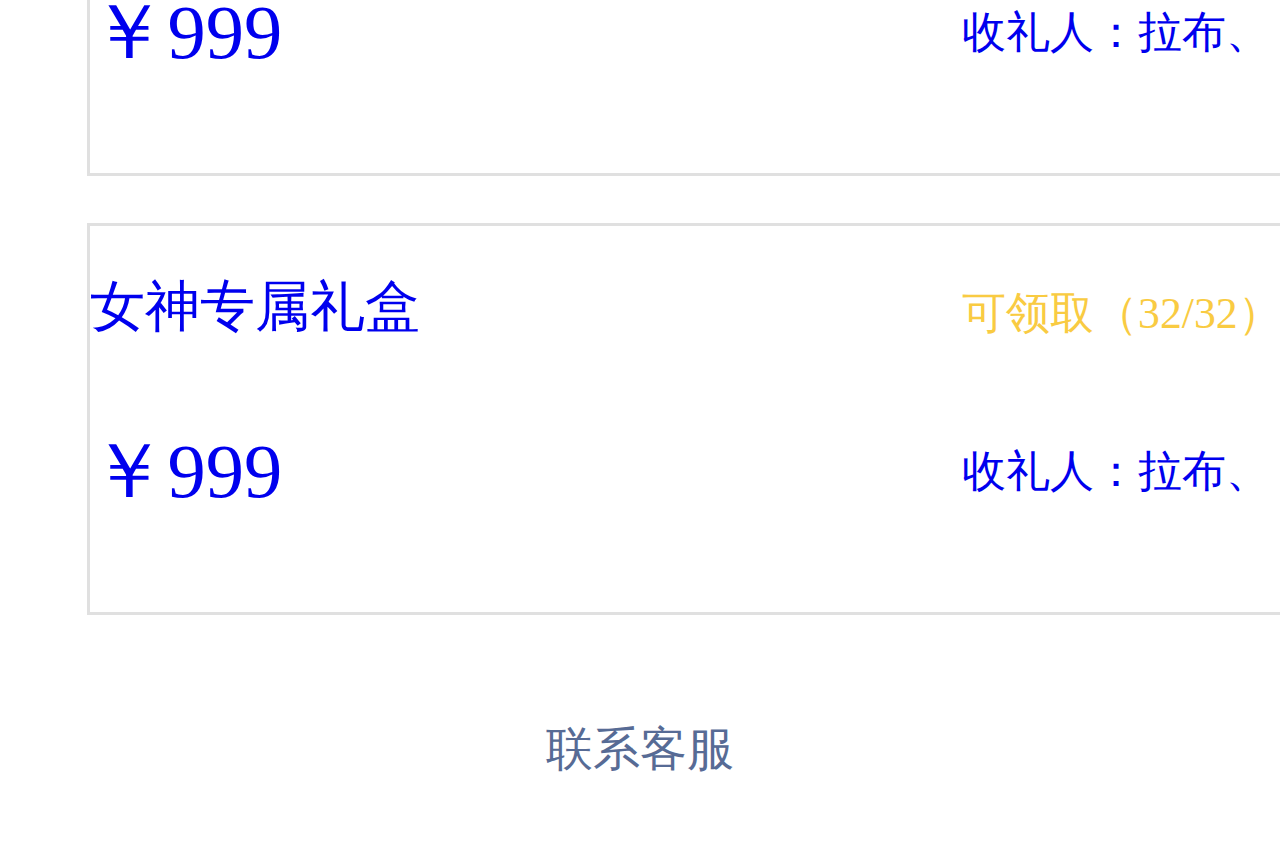
<file: 3-1.html>
<!DOCTYPE html>
<html>
	<head>
		<meta charset="utf-8">
		<meta name="viewport" content="width=device-width,initial-scale=1,minimum-scale=1,maximum-scale=1,user-scalable=no" />
		<link rel="stylesheet" type="text/css" href="css/3-1.css"/>
		<title></title>
	</head>
	<body>
		<div class="wrapper">
			<div class="nav">
				<a href="1.html"><i class="iconfont">&#xe604;</i></a>
				
				<p>我赠送的</p>
			</div>
			
			<div class="content">
				<div class="con1">
					<img src="img/3-11.png" >
					<p>送礼总价值(元)</p>
					<p>950</p>
					<div class="con2">
						<div class="con21">
							<ul>
								<li>1000</li>
								<li>赠送数量（个）</li>
							</ul>
						</div>
						<div class="con22">
							<ul>
								<li>15935</li>
								<li>购买费用（元）</li>
							</ul>
						</div>
					</div>
				</div>
				
			</div>
			<a href="3-2.html">
				<div class="last">
					<div class="last1">
						<ul>
							<li>女神专属礼盒</li>
							<li>￥999</li>
						</ul>
					</div>
					<div class="last2">
						<ul>
							<li>可领取（0/1）</li>
							<li>收礼人：拉布、</li>
						</ul>
					</div>
				</div>
			</a>
			
			<a href="3-3.html">
				<div class="last">
					<div class="last1">
						<ul>
							<li>女神专属礼盒</li>
							<li>￥999</li>
						</ul>
					</div>
					<div class="last2">
						<ul>
							<li>可领取（32/32）</li>
							<li>收礼人：拉布、</li>
						</ul>
					</div>
				</div>
			</a>
			<a href="3-3.html">
				<div class="last">
					<div class="last1">
						<ul>
							<li>女神专属礼盒</li>
							<li>￥999</li>
						</ul>
					</div>
					<div class="last2">
						<ul>
							<li>可领取（32/32）</li>
							<li>收礼人：拉布、</li>
						</ul>
					</div>
				</div>
			</a>
			
			<div class="footer">
				<p>联系客服</p>
			</div>
		</div>
	</body>
</html>
</file>
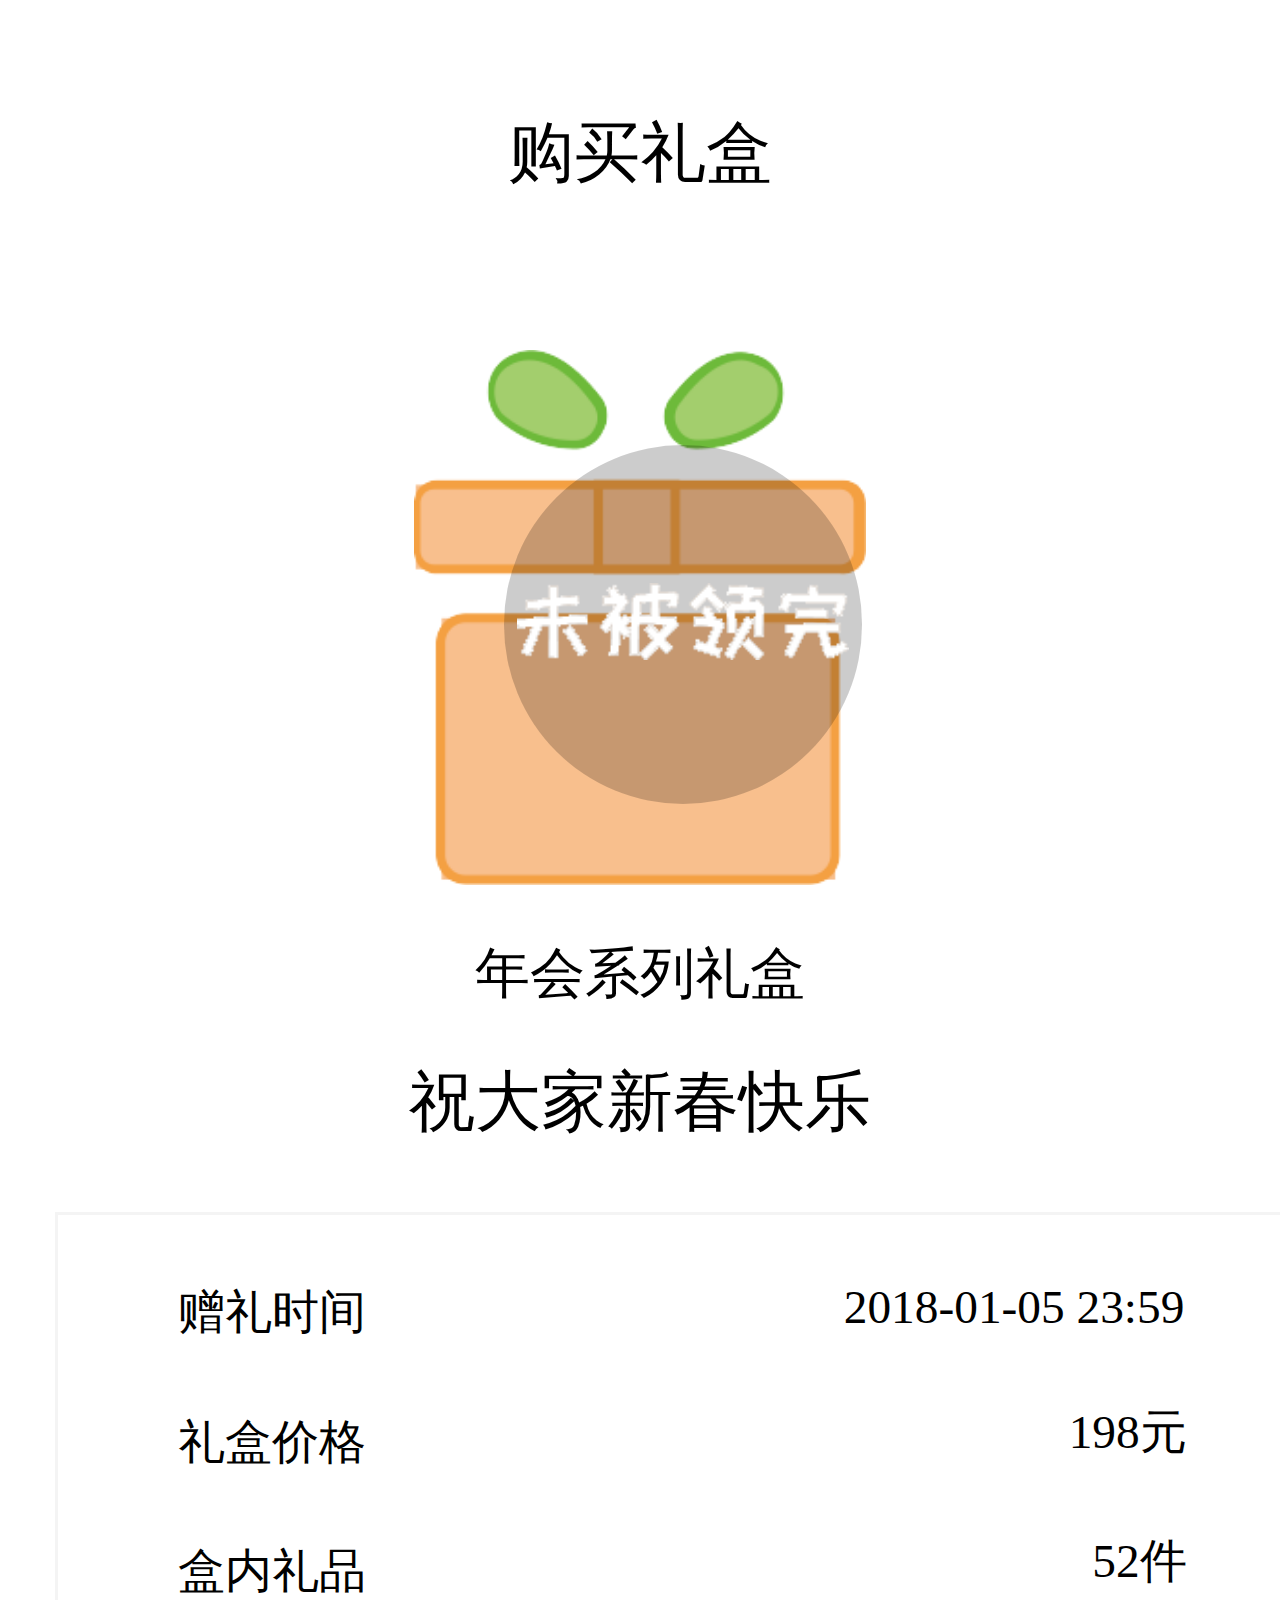
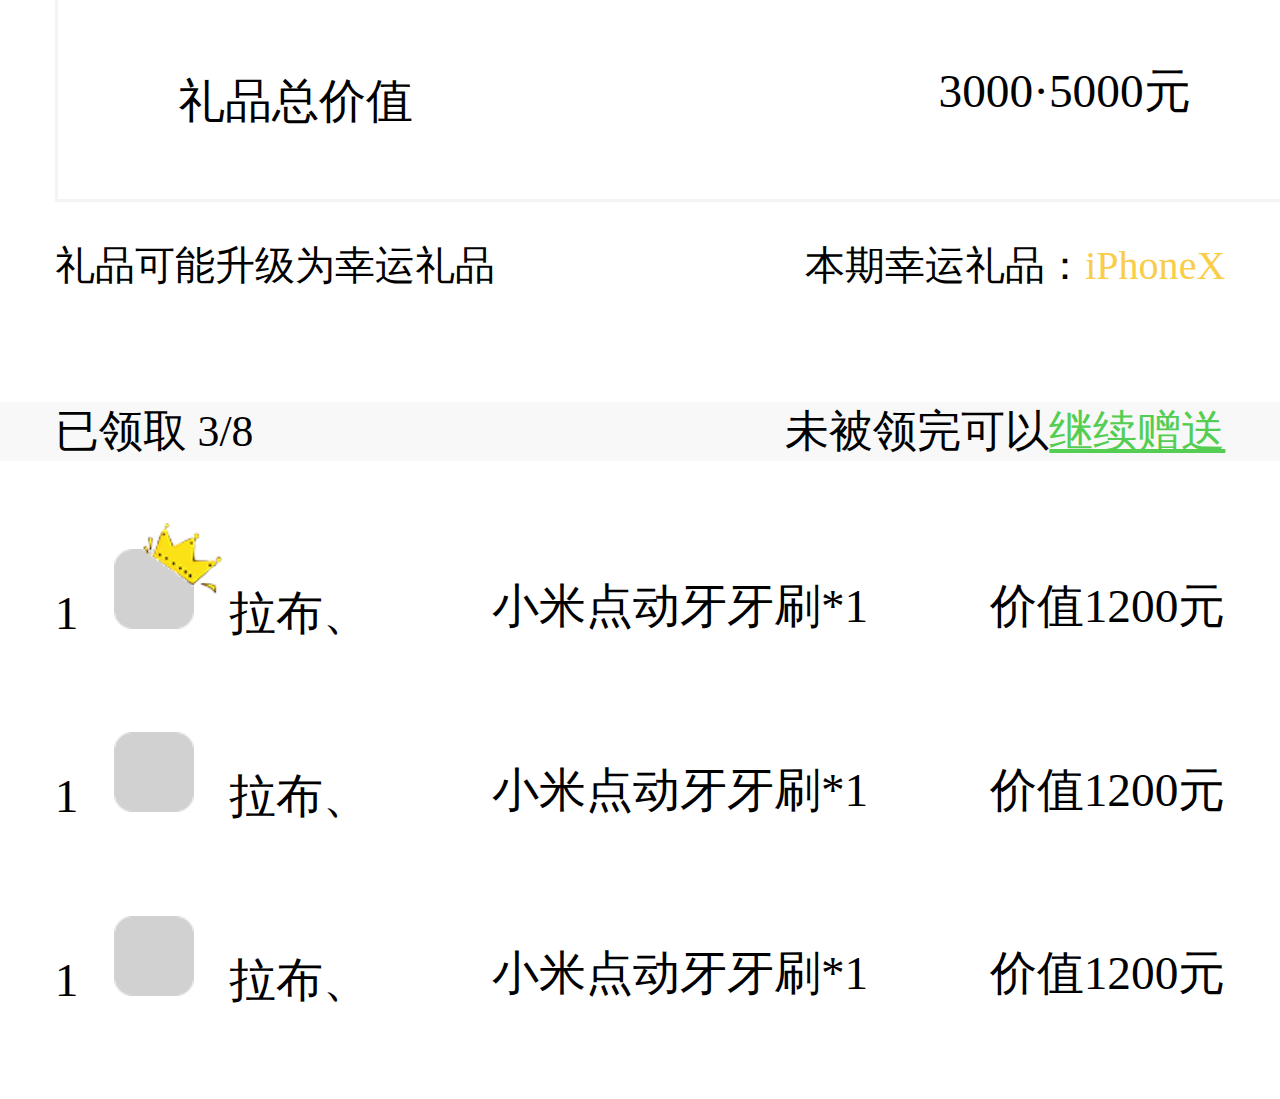
<file: 3-2.html>
<!DOCTYPE html>
<html>
	<head>
		<meta charset="utf-8">
		<meta name="viewport" content="width=device-width,initial-scale=1,minimum-scale=1,maximum-scale=1,user-scalable=no" />
		<link rel="stylesheet" type="text/css" href="css/3-2.css"/>
		<title></title>
	</head>
	<body>
		<div class="wrapper">
			<div class="nav">
				<a href="2-1.html"><i class="iconfont">&#xe604;</i></a>
				
				<p>购买礼盒</p>
			</div>
			<div class="img1">
				<img src="img/3-14.png" class="img11">
				<div class="img2">
					
				</div>
				<img src="img/3-21.png" class="img12">
				<p>年会系列礼盒</p>
				<p>祝大家新春快乐</p>
			</div>
			<div class="content clearfix">
				<div class="con1 fl">
					<ul>
						<li>赠礼时间</li>
						<li>礼盒价格</li>
						<li>盒内礼品</li>
						<li>礼品总价值</li>
					</ul>
				</div>
				<div class="con2 fl">
					<ul>
						<li>2018-01-05 23:59</li>
						<li>&nbsp;&nbsp;&nbsp;&nbsp;&nbsp;&nbsp;&nbsp;&nbsp;&nbsp;&nbsp;&nbsp;&nbsp;&nbsp;&nbsp;&nbsp;&nbsp;&nbsp;&nbsp;&nbsp;198元</li>
						<li>&nbsp;&nbsp;&nbsp;&nbsp;&nbsp;&nbsp;&nbsp;&nbsp;&nbsp;&nbsp;&nbsp;&nbsp;&nbsp;&nbsp;&nbsp;&nbsp;&nbsp;&nbsp;&nbsp;&nbsp;&nbsp;52件</li>
						<li>&nbsp;&nbsp;&nbsp;&nbsp;&nbsp;&nbsp;&nbsp;&nbsp;3000·5000元</li>
					</ul>
					
				</div>
			</div>
			<div class="content1">
				<p>礼品可能升级为幸运礼品</p>
				<p>本期幸运礼品：<span style="color: #F9CD48;">iPhoneX</span></p>
			</div>
			<div class="content2">
				<p>已领取 3/8</p>
				<p>未被领完可以<a href="2-1.html" style="color: #54CE52;">继续赠送</a></p>
			</div>
			<div class="content3">
				<ul>
					<li>1&nbsp;&nbsp;
					<img src="img/3-22.png" >&nbsp;&nbsp;
					<span>拉布、</span>
					</li>
					<div class="con5">
						<img src="img/2-2.png" >
					</div>
					<li>小米点动牙牙刷*1</li>
					<li>价值1200元</li>
				</ul>
			</div>
			<div class="content4">
				<ul>
					<li>1&nbsp;&nbsp;
					<img src="img/3-22.png" >&nbsp;&nbsp;
					<span>拉布、</span>
					</li>
					<li>小米点动牙牙刷*1</li>
					<li>价值1200元</li>
				</ul>
			</div>
			<div class="content5">
				<ul>
					<li>1&nbsp;&nbsp;
					<img src="img/3-22.png" >&nbsp;&nbsp;
					<span>拉布、</span>
					</li>
					<li>小米点动牙牙刷*1</li>
					<li>价值1200元</li>
				</ul>
			</div>
		</div>
	</body>
</html>
</file>
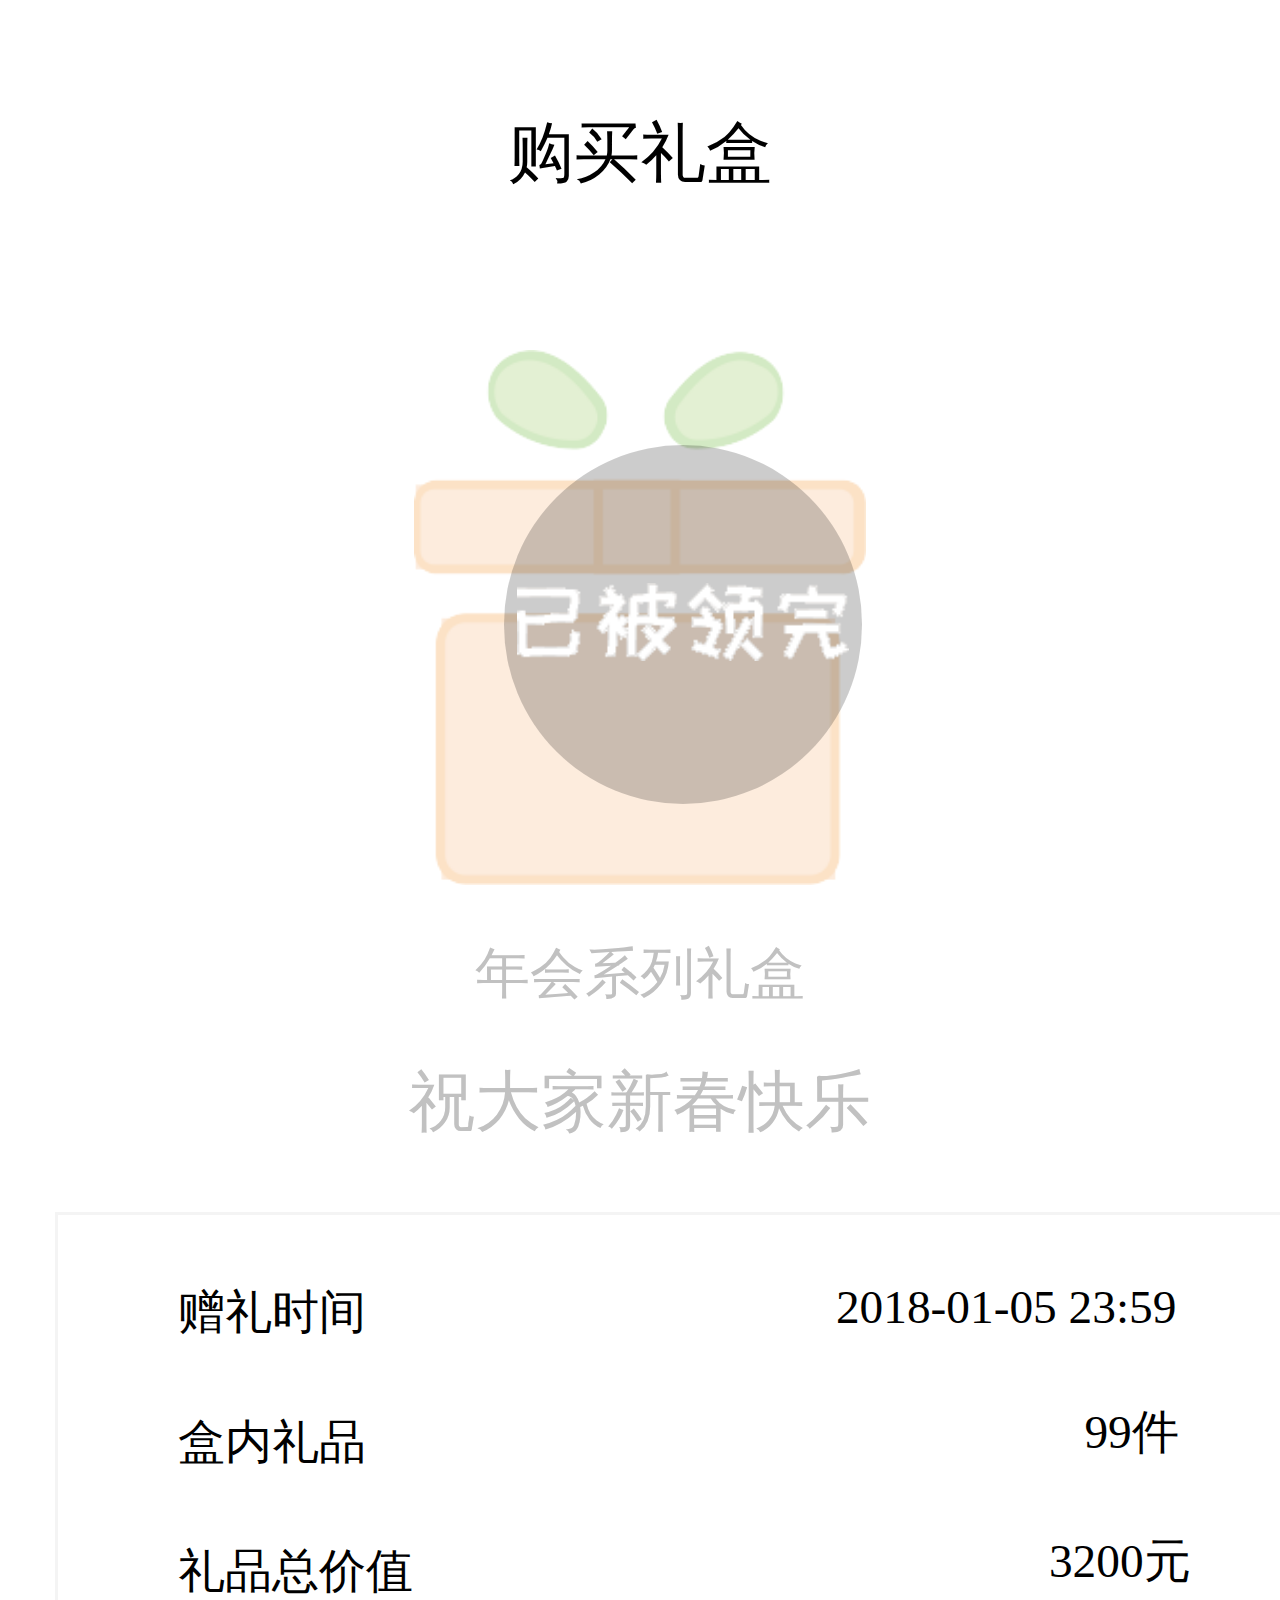
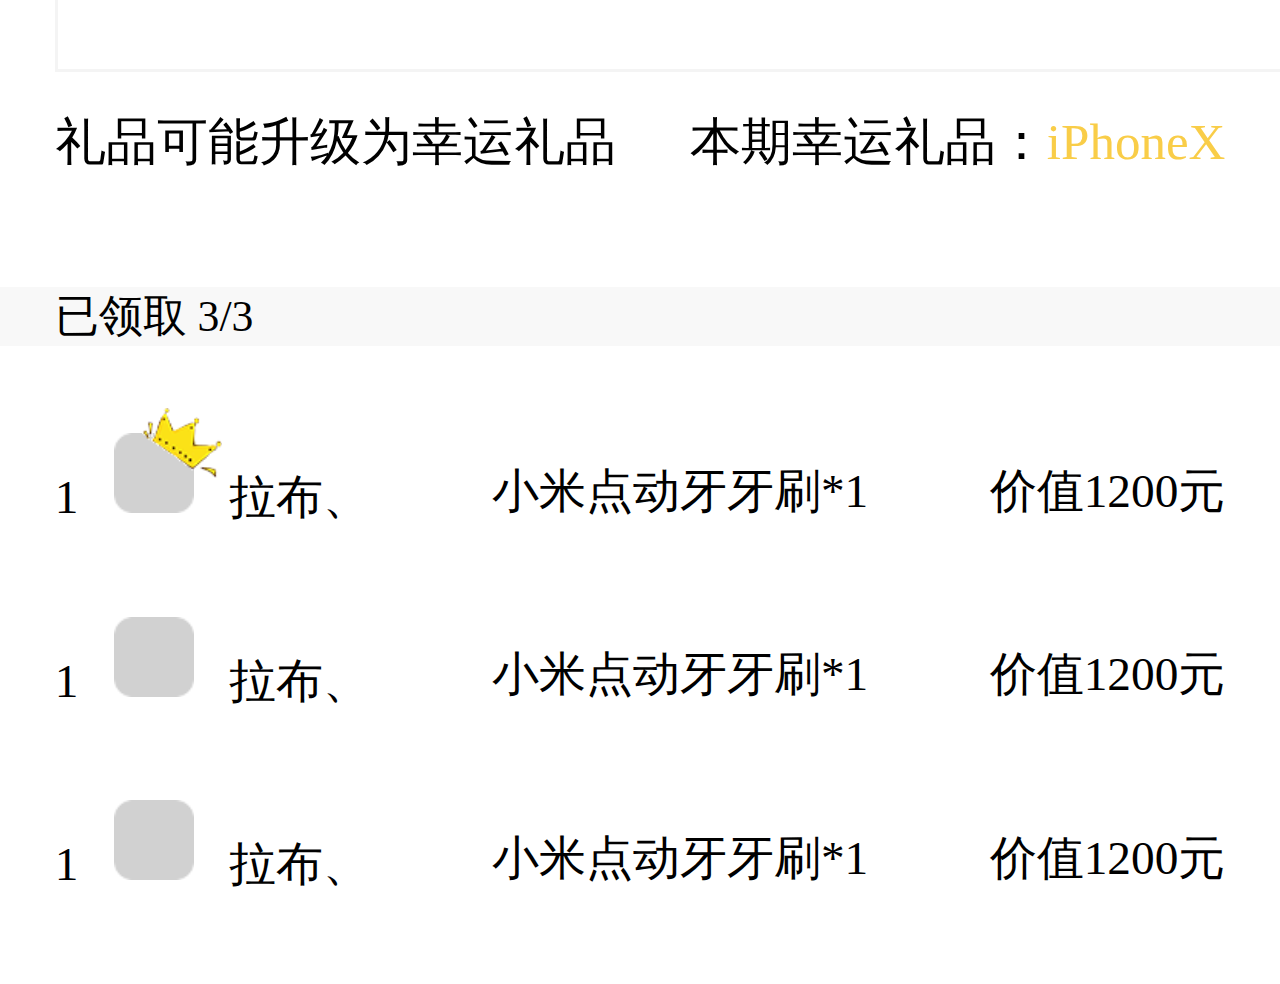
<file: 3-3.html>
<!DOCTYPE html>
<html>
	<head>
		<meta charset="utf-8">
		<meta name="viewport" content="width=device-width,initial-scale=1,minimum-scale=1,maximum-scale=1,user-scalable=no" />
		<link rel="stylesheet" type="text/css" href="css/3-3.css"/>
		<title></title>
	</head>
	<body>
		<div class="wrapper">
			<div class="nav">
				<a href="3-1.html"><i class="iconfont">&#xe604;</i></a>
				
				<p>购买礼盒</p>
			</div>
			<div class="img1">
				<img src="img/3-32.png" class="img11">
				<div class="img2">
					
				</div>
				<img src="img/3-31.png" class="img12">
				<p>年会系列礼盒</p>
				<p>祝大家新春快乐</p>
			</div>
			<div class="content clearfix">
				<div class="con1 fl">
					<ul>
						<li>赠礼时间</li>
						<li>盒内礼品</li>
						<li>礼品总价值</li>
					</ul>
				</div>
				<div class="con2 fl">
					<ul>
						<li>2018-01-05 23:59</li>
						<li>&nbsp;&nbsp;&nbsp;&nbsp;&nbsp;&nbsp;&nbsp;&nbsp;&nbsp;&nbsp;&nbsp;&nbsp;&nbsp;&nbsp;&nbsp;&nbsp;&nbsp;&nbsp;&nbsp;&nbsp;&nbsp;99件</li>
						<li>&nbsp;&nbsp;&nbsp;&nbsp;&nbsp;&nbsp;&nbsp;&nbsp;&nbsp;&nbsp;&nbsp;&nbsp;&nbsp;&nbsp;&nbsp;&nbsp;&nbsp;&nbsp;3200元</li>
					</ul>
					
				</div>
			</div>
			<div class="content1">
				<p>礼品可能升级为幸运礼品</p>
				<p>本期幸运礼品：<span style="color: #F9CD48;">iPhoneX</span></p>
			</div>
			<div class="content2">
				<p>已领取 3/3</p>
			</div>
			<div class="content3">
				<ul>
					<li>1&nbsp;&nbsp;
					<img src="img/3-22.png" >&nbsp;&nbsp;
					<span>拉布、</span>
					</li>
					<div class="con5">
						<img src="img/2-2.png" >
					</div>
					<li>小米点动牙牙刷*1</li>
					<li>价值1200元</li>
				</ul>
			</div>
			<div class="content4">
				<ul>
					<li>1&nbsp;&nbsp;
					<img src="img/3-22.png" >&nbsp;&nbsp;
					<span>拉布、</span>
					</li>
					<li>小米点动牙牙刷*1</li>
					<li>价值1200元</li>
				</ul>
			</div>
			<div class="content5">
				<ul>
					<li>1&nbsp;&nbsp;
					<img src="img/3-22.png" >&nbsp;&nbsp;
					<span>拉布、</span>
					</li>
					<li>小米点动牙牙刷*1</li>
					<li>价值1200元</li>
				</ul>
			</div>
		</div>
	</body>
</html>
</file>
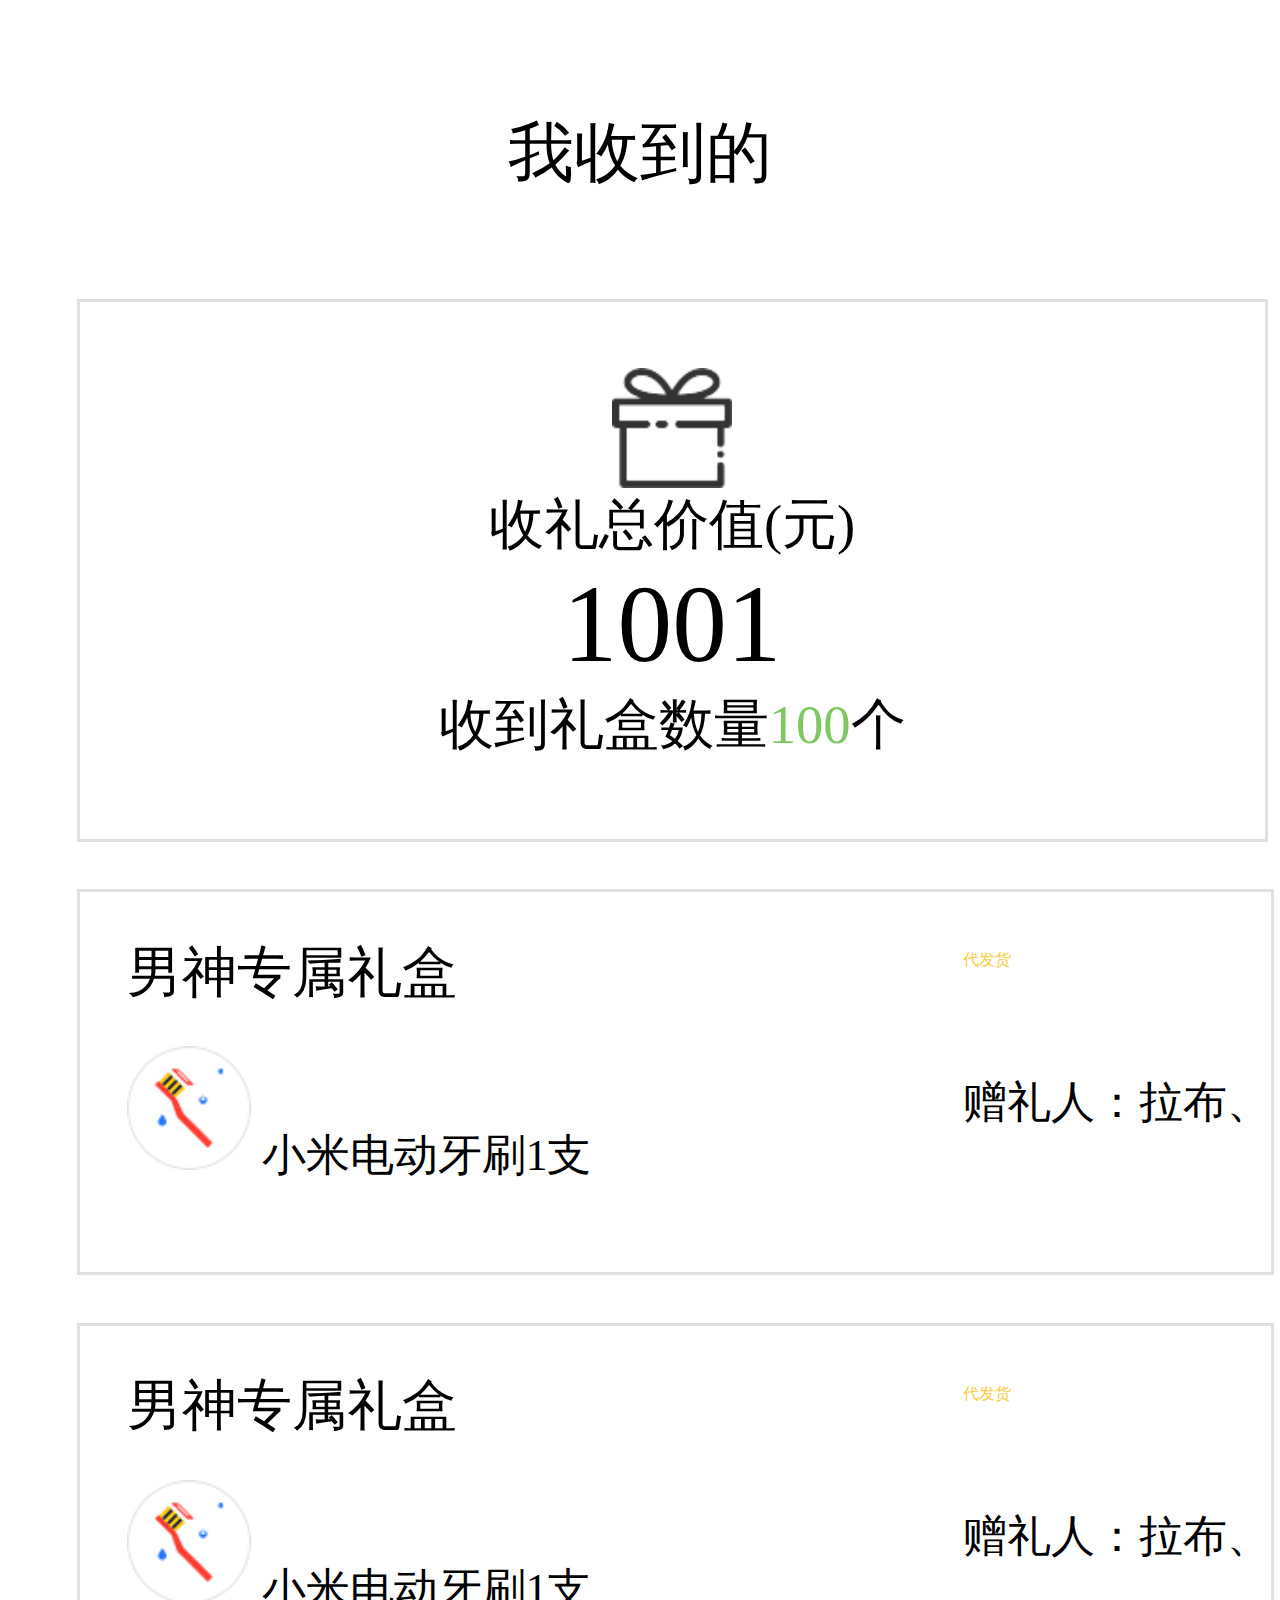
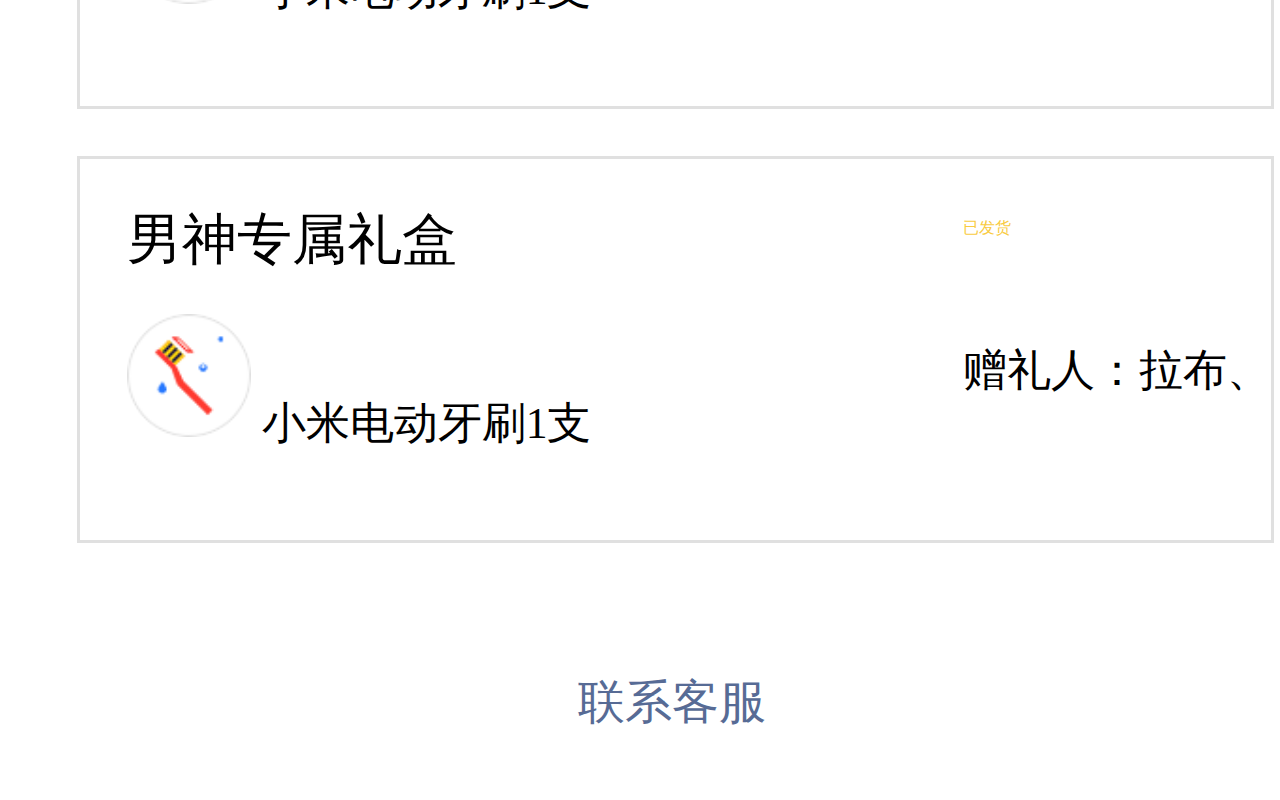
<file: 4-1.html>
<!DOCTYPE html>
<html>
	<head>
		<meta charset="utf-8">
		<meta name="viewport" content="width=device-width,initial-scale=1,minimum-scale=1,maximum-scale=1,user-scalable=no" />
		<link rel="stylesheet" type="text/css" href="css/4-1.css"/>
		<title></title>
	</head>
	<body>
		<div class="wrapper">
			<div class="nav">
				<a href="1.html"><i class="iconfont">&#xe604;</i></a>
				
				<p>我收到的</p>
			</div>
			<div class="content">
				<div class="con1">
					<img src="img/4-11.png" >
					<p>收礼总价值(元)</p>
					<p>1001</p>
					<p>收到礼盒数量<span>100</span>个</p>
				</div>
				<div class="last">
					<div class="last1">
						<ul>
							<li>男神专属礼盒</li>
							<li>
								<img src="img/4-12.png" >
								小米电动牙刷1支
							
							</li>
						</ul>
					</div>
					<div class="last2">
						<ul>
							<li>代发货</li>
							<li>赠礼人：拉布、</li>
						</ul>
					</div>
				</div>
				<div class="last">
					<div class="last1">
						<ul>
							<li>男神专属礼盒</li>
							<li>
								<img src="img/4-12.png" >
								小米电动牙刷1支
							
							</li>
						</ul>
					</div>
					<div class="last2">
						<ul class="ul1">
							<li>代发货</li>
							<!-- <li>未填地址</li> -->
							<li>赠礼人：拉布、</li>
						</ul>
					</div>
				</div>
				<div class="last">
					<div class="last1">
						<ul>
							<li>男神专属礼盒</li>
							<li>
								<img src="img/4-12.png" >
								小米电动牙刷1支
							
							</li>
						</ul>
					</div>
					<div class="last2">
						<ul>
							<li>已发货</li>
							<li>赠礼人：拉布、</li>
						</ul>
					</div>
				</div>
				<div class="footer">
					<p>联系客服</p>
				</div>
			</div>
			
		</div>
	</body>
</html>
</file>
<file: css/all.css>
* {
	padding: 0;
	margin: 0;

}

html {
	font-size: 100px;
}

body {
	font-size: 16px;
}

@media screen and (max-width:320px) {
	html {
		font-size: 85px;
	}
}

@media screen and (min-width:321px) and (max-width:360px){
	html {
		font-size: 96px;
	}
}

@media screen and (min-width:361px) and (max-width:375px){
	html {
		font-size: 100px;
	}
}
@media screen and (min-width:376px) and (max-width:414px){
	html {
		font-size: 110.4px;
	}
}
@media screen and (min-width:415px) and (max-width:768px){
	html {
		font-size: 204.8px;
	}
}
@media screen and (min-width:769px) and (max-width:1024px){
	html {
		font-size: 273px;
	}
}
@media screen and (min-width:1025px) and (max-width:1366px) {
	html {
		font-size: 364.3px;
	}
}
.wrapper {
	width: 100%;
	display: flex;
	flex-direction: column;
	align-content: center;
}

.nav p {
	font-size: 0.18rem;
	padding-top: 0.305rem;
	text-align: center;
}

.img1 {
	width: 100%;
	position: relative;
	padding-top: 0.16rem;
}

.img1 .img {
	width: 100%;
}

.img1 .p1 {
	position: absolute;
	right: 0.25rem;
	top: 0.635rem;
}

.img1 .p1 .img0 {
	width: 1.945rem;

}

.img1 .p2 {
	position: absolute;
	top: 1.005rem;
	left: 2.565rem;
	padding-top: 0.16rem;
}

.img1 .p2 .img2 {
	width: 0.25rem;

}

.img1 .p2 .img3 {
	width: 0.465rem;
}

.img1 .p2 .img4 {
	width: 0.25rem;
}

.img2 {
	width: 100%;
	display: flex;
	align-content: center;
	flex-direction: column;
}

.img2-1 {
	width: 3.315rem;
	position: relative;
}
.img2-1 .img5 {
	width: 100%;
	padding-top: 0.3rem;
	margin-left: 0.2175rem;
}

.img2-1 .p3 .img6 {
	position: absolute;
	width: 0.26rem;
	right: -0.3rem;
	top: 0.2rem;
}

.img2 .img7 {
	width: 2.34rem;
	padding-top: 0.235rem;
	margin-left: 0.705rem;
}
.img3{
	width: 100%;
	display: flex;
	align-content: center;
	flex-direction: column;
	position: relative;
}
.img3 div p b{
	text-align: center;
}
.img3 img{
	width: 3.305rem;
	height: 1.1rem;
	padding-top: 0.24rem;
	margin-left: 0.2225rem;
}
.img3 .img3-1{
	font-size: 0.21rem;
	color: #fff;
	position: absolute;
	left: 1.54rem;
	top: 0.65rem;
}
.img3 .img4-1{
	font-size: 0.21rem;
	color: #fff;
	position: absolute;
	left: 1.54rem;
	top: 0.65rem;
}
.img3 .img5-1{
	font-size: 0.21rem;
	color: #fff;
	position: absolute;
	left: 1.3rem;
	top: 0.65rem;
}
.img3 .img6-1{
	font-size: 0.21rem;
	color: #fff;
	position: absolute;
	left: 1.45rem;
	top: 0.65rem;
}
.img3 .img7-1{
	font-size: 0.21rem;
	color: #fff;
	position: absolute;
	left: 1.54rem;
	top: 0.65rem;
}
.img3 .img8-1{
	font-size: 0.21rem;
	color: #fff;
	position: absolute;
	left: 1.54rem;
	top: 0.65rem;
}
.img3 .img9-1{
	font-size: 0.21rem;
	color: #fff;
	position: absolute;
	left: 1.35rem;
	top: 0.65rem;
}
.img3 .img10-1{
	font-size: 0.21rem;
	color: #fff;
	position: absolute;
	left: 1rem;
	top: 0.65rem;
}
.img3 .img11-1{
	font-size: 0.21rem;
	color: #fff;
	position: absolute;
	left: 1.08rem;
	top: 0.65rem;
}
.img3 .img12-1{
	font-size: 0.21rem;
	color: #fff;
	position: absolute;
	left: 1.2rem;
	top: 0.65rem;
}
.last{
	width: 100%;
	display: flex;
	font-size: 0.14rem;
	justify-content: space-around;
}
.last a p{
	color: #333333;
	font-size: 0.14rem;
	padding-top: 0.3rem;
	padding-bottom: 0.39rem;
	width: 1.875rem;
	text-align: center;
	
}
.last a p b{
	height: 0.15rem;
	border-right: #333333 solid;
	display: block;
}
.last a .p2 b{
	border-right: none;
}
</file>
<file: css/2-1.css>
* {
	padding: 0;
	/* margin: 0 auto; */
	margin: 0;
}
a{
	text-decoration: none;
}
html {
	font-size: 100px;
}
body{
	font-size: 16px;
}

li {
	list-style-type: none;
}

@media screen and (max-width:320px) {
	html {
		font-size: 85px;
	}
}

@media screen and (min-width:321px) and (max-width:360px) {
	html {
		font-size: 96px;
	}
}

@media screen and (min-width:361px) and (max-width:375px) {
	html {
		font-size: 100px;
	}
}

@media screen and (min-width:376px) and (max-width:414px) {
	html {
		font-size: 110.4px;
	}
}

@media screen and (min-width:415px) and (max-width:768px) {
	html {
		font-size: 204.8px;
	}
}

@media screen and (min-width:769px) and (max-width:1024px) {
	html {
		font-size: 274px;
	}
}
@media screen and (min-width:1025px) and (max-width:1366px) {
	html {
		font-size: 364.3px;
	}
}
.wrapper {
	width: 100%;
}

.nav {
	/* width: 100%; */
	font-size: 0.18rem;
	display: flex;
	justify-content: center;
	padding-top: 0.3rem;
	flex-direction: row;
}

@font-face {
	font-family: 'iconfont';
	/* project id 1209209 */
	src: url('//at.alicdn.com/t/font_1209209_c73kn04dwlt.eot');
	src: url('//at.alicdn.com/t/font_1209209_c73kn04dwlt.eot?#iefix') format('embedded-opentype'),
		url('//at.alicdn.com/t/font_1209209_c73kn04dwlt.woff2') format('woff2'),
		url('//at.alicdn.com/t/font_1209209_c73kn04dwlt.woff') format('woff'),
		url('//at.alicdn.com/t/font_1209209_c73kn04dwlt.ttf') format('truetype'),
		url('//at.alicdn.com/t/font_1209209_c73kn04dwlt.svg#iconfont') format('svg');
}

.iconfont {
	font-family: "iconfont" !important;
	font-size: 0.2rem;
	font-style: normal;
}

.iconfont {
	font-family: "iconfont" !important;
	/* font-size: 0.2rem; */
	font-style: normal;
}
.nav{
	position: relative;
}
.nav .iconfont{
	position: absolute;
	left: 0;
	top: 0.33rem;
	margin-left: 0.09rem;
}
.nav p{
	margin: 0;
	font-size: 0.18rem;
}

.nav1 {
	display: flex;
	font-size: 0.14rem;
	justify-content: space-between;
}

.nav1 p:last-child {
	font-size: 0.12rem;
	padding-right: 0.25rem;
}

.nav1 p:nth-of-type(1) {
	padding-left: 0.25rem;
}

.img1 {
	display: flex;
	align-items: center;
	flex-direction: column;
}

.img1 .img1-1 {
	width: 1.14rem;
	padding-top: 0.18rem;
}

.img1 .img1-2 img {
	width: 0.35rem;
	margin-top: 0.225rem;
}

.nav2 p {
	font-size: 0.14rem;
	padding-left: 0.25rem;
	padding-top: 0.235rem;
	padding-bottom: 0.14rem;
}

.nav3 {
	display: flex;
	justify-content: space-between;
	font-size: 0.12rem;
}

.nav3 p:nth-of-type(1) {
	padding-left: 0.25rem;
}

.nav3 p:nth-of-type(2) {
	padding-right: 0.25rem;
}

.nav3 p {
	margin-top: 0;
	margin-bottom: 0.19rem;
}
.nav3 img{
	width: 0.13rem;
}
.content {
	display: flex;
	flex-wrap: wrap;
	padding-top: 0.22rem;
	justify-content: space-between;
	padding: 0 0.125rem;
}

.flex-item {
	width: 1.5rem;
	padding:0 0.0982rem;
	padding-bottom: 0.14rem;
}

.f1 {
	width: 1.5rem;
	/* border: solid red; */
	border: #EAEAEA solid 1px;
	border-radius: 0.05rem;
}
.f1:hover{
	border: #09BB07 solid 0.01rem;
}
.content .flex-item .f11 {
	display: flex;
	flex-direction: row;
	padding: 0.135rem 0.135rem 0.09rem 0.14rem;
	
}

.content .flex-item .f11 .f1-1 {
	width: 1.2rem;
}

.content .flex-item .f11 .f1-2 {
	width: 0.3rem;
	/* margin-left: 0.25rem; */
	margin-top: 0.06rem;
}
.content .flex-item .f11 .f1-2 img{
	width: 0.3rem;
	
}
.content .flex-item .f11 .f1-1 ul li:nth-of-type(1) {
	font-size: 0.15rem;
	color: #BCBCBC;
}

.content .flex-item .f11 .f1-1 ul li:nth-of-type(2) {
	font-size: 0.24rem;
	color: #656565;
}

.content .flex-item .f11 .f1-1 ul li:nth-of-type(3) {
	font-size: 0.1rem;
	color: #CCCCCC;
}

.content .flex-item .f11 .f1-1 ul li span {
	font-size: 0.12rem;
}

.f1 .f12 {
	width: 1.5rem;
	text-align: center;
	height: 0.3rem;
	line-height: 0.3rem;
	border-top: #F1F1F1 solid;
}
.footer p{
	font-size: 0.11rem;
	color: #8B8B8B;
	text-align: center;
	padding-top: 0.16rem;
}
.last{
	display: flex;
	justify-content: space-between;
	padding: 0 0.2rem;
}
.last1{
	padding-top: 0.28rem;
	padding-bottom: 0.14rem;
}
.last1 ul li:nth-of-type(1){
	font-size: 0.11rem;
	padding-left: 0.04rem;
}
.last1 ul li:nth-of-type(2){
	font-size: 0.21rem;
}
.last2 .btn{
	width: 0.75rem;
	height: 0.335rem;
	border: none;
	background: #69BE49;
	border-radius: 0.05rem;
	font-size: 0.21rem;
	color: #FFFFFF;
	margin-top: 0.3rem;
}
</file>
<file: css/2-3.css>
* {
	padding: 0;
	margin: 0;

}

html {
	font-size: 100px;
}
body{
	font-size: 16px;
}

li {
	list-style-type: none;
}

@media screen and (max-width:320px) {
	html {
		font-size: 85px;
	}
}

@media screen and (min-width:321px) and (max-width:360px) {
	html {
		font-size: 96px;
	}
}

@media screen and (min-width:361px) and (max-width:375px) {
	html {
		font-size: 100px;
	}
}

@media screen and (min-width:376px) and (max-width:414px) {
	html {
		font-size: 110.4px;
	}
}

@media screen and (min-width:415px) and (max-width:768px) {
	html {
		font-size: 204.8px;
	}
}

@media screen and (min-width:769px) and (max-width:1024px) {
	html {
		font-size: 273px;
	}
}
@media screen and (min-width:1025px) and (max-width:1366px) {
	html {
		font-size: 364.3px;
	}
}
.wrapper {
	width: 100%;
}
.nav {
	/* width: 100%; */
	font-size: 0.18rem;
	display: flex;
	justify-content: center;
	padding-top: 0.3rem;
	flex-direction: row;
}

@font-face {
	font-family: 'iconfont';
	/* project id 1209209 */
	src: url('//at.alicdn.com/t/font_1209209_c73kn04dwlt.eot');
	src: url('//at.alicdn.com/t/font_1209209_c73kn04dwlt.eot?#iefix') format('embedded-opentype'),
		url('//at.alicdn.com/t/font_1209209_c73kn04dwlt.woff2') format('woff2'),
		url('//at.alicdn.com/t/font_1209209_c73kn04dwlt.woff') format('woff'),
		url('//at.alicdn.com/t/font_1209209_c73kn04dwlt.ttf') format('truetype'),
		url('//at.alicdn.com/t/font_1209209_c73kn04dwlt.svg#iconfont') format('svg');
}

.iconfont {
	font-family: "iconfont" !important;
	/* font-size: 0.2rem; */
	font-style: normal;
}
.nav{
	position: relative;
}
.nav .iconfont{
	position: absolute;
	left: 0;
	top: 0.33rem;
	margin-left: 0.09rem;
}
.nav p{
	margin: 0;
	font-size: 0.18rem;
}
.img1 .img11{
	width: 1.24rem;
	
}
.img1{
	position: relative;
	text-align: center;
	margin-top: 0.42rem;
}
.img1 .img2 {
	width: 0.985rem;
	height: 0.985rem;
	background: rgba(0,0,0,0.2);
	border-radius: 0.4925rem;
	position: absolute;
	top: 0.26rem;
	left: 1.38rem;
}
.img1 .img12{
	/* background: red; */
	position: absolute;
	right: 0;
	left:1.43rem;
	top: 0.64rem;
	width: 0.91rem;
}
.img1 p{
	font-size: 0.15rem;
}
.content{
	display: flex;
	justify-content: space-between;
	border: solid 0.01rem #F4F4F4;
	width: 3.2rem;
	margin-left: 0.27rem;
	padding-top: 0.17rem;
}
.content ul li{
	font-size: 0.14rem;
	padding-bottom: 0.18rem;
}
.con1{
	padding-left: 0.33rem;
}
.con2{
	padding-right: 0.34rem;
}
.content1 p:nth-of-type(1){
	font-size: 0.12rem;
	color: #67799F;
}
.content1 p:nth-of-type(2){
	font-size: 0.15rem;
	color: #6F6F6F;
	background: #F8F8F8;
	height: 1.045rem;
	padding-top: 0.16rem;
	padding-left: 0.13rem;
}
.content1{
	width: 3.2rem;
	margin-left: 0.27rem;
}
.last .btn{
	width: 3.2rem;
	border: none;
	background: #9DE49C;
	border-radius: 0.02rem;
	font-size: 0.15rem;
	color: #FFFFFF;
	margin-top: 0.3rem;
	height: 0.45rem;
	margin-left: 0.27rem;
	margin-bottom: 0.29rem;
}
</file>
<file: css/2-4.css>
* {
	padding: 0;
    margin: 0 ;

}

html {
	font-size: 100px;
}

body {
	font-size: 16px;
}

li {
	list-style-type: none;
}

@media screen and (max-width:320px) {
	html {
		font-size: 85px;
	}
}

@media screen and (min-width:321px) and (max-width:360px) {
	html {
		font-size: 96px;
	}
}

@media screen and (min-width:361px) and (max-width:375px) {
	html {
		font-size: 100px;
	}
}

@media screen and (min-width:376px) and (max-width:414px) {
	html {
		font-size: 110.4px;
	}
}

@media screen and (min-width:415px) and (max-width:768px) {
	html {
		font-size: 204.8px;
	}
}

@media screen and (min-width:769px) and (max-width:1024px) {
	html {
		font-size: 273px;
	}

}
@media screen and (min-width:1025px) and (max-width:1366px) {
	html {
		font-size: 364.3px;
	}
}
.wrapper {
	width: 100%;
}
.nav {
	/* width: 100%; */
	font-size: 0.18rem;
	display: flex;
	justify-content: center;
	padding-top: 0.3rem;
	flex-direction: row;
}

@font-face {
	font-family: 'iconfont';
	/* project id 1209209 */
	src: url('//at.alicdn.com/t/font_1209209_c73kn04dwlt.eot');
	src: url('//at.alicdn.com/t/font_1209209_c73kn04dwlt.eot?#iefix') format('embedded-opentype'),
		url('//at.alicdn.com/t/font_1209209_c73kn04dwlt.woff2') format('woff2'),
		url('//at.alicdn.com/t/font_1209209_c73kn04dwlt.woff') format('woff'),
		url('//at.alicdn.com/t/font_1209209_c73kn04dwlt.ttf') format('truetype'),
		url('//at.alicdn.com/t/font_1209209_c73kn04dwlt.svg#iconfont') format('svg');
}

.iconfont {
	font-family: "iconfont" !important;
	/* font-size: 0.2rem; */
	font-style: normal;
}
.nav{
	position: relative;
}
.nav .iconfont{
	position: absolute;
	left: 0;
	top: 0.33rem;
	margin-left: 0.09rem;
}
.nav p{
	margin: 0;
	font-size: 0.18rem;
}
.img1{
	display: flex;
	align-items: center;
	flex-direction: column;
}
.img1 img{
	padding-top: 0.62rem;
	width: 1.02rem;
}
.img1 p:nth-of-type(1){
	margin-top: 0.29rem;
	font-size: 0.2rem;
}
.img1 p:nth-of-type(2){
	margin-top: 1.01rem;
	font-size: 0.13rem;
	color: #9F9F9F;
	margin-bottom: 0.05rem;
}
.img1 p:nth-of-type(3){
	font-size: 0.13rem;
	color: #9F9F9F;
	margin: 0;
}
.btn{
	margin-top: 0.12rem;
	width: 3.45rem;
	height: 0.45rem;
	background: #09BB07;
	border-radius: 0.05rem;
	font-size: 0.13rem;
	color: #FFFFFF;
}
</file>
<file: css/3-1.css>
* {
	padding: 0;
	margin: 0 ;

}

html {
	font-size: 100px;
}

body {
	font-size: 16px;
}

li {
	list-style-type: none;
}

@media screen and (max-width:320px) {
	html {
		font-size: 85px;
	}
}

@media screen and (min-width:321px) and (max-width:360px) {
	html {
		font-size: 96px;
	}
}

@media screen and (min-width:361px) and (max-width:375px) {
	html {
		font-size: 100px;
	}
}

@media screen and (min-width:376px) and (max-width:414px) {
	html {
		font-size: 110.4px;
	}
}

@media screen and (min-width:415px) and (max-width:768px) {
	html {
		font-size: 204.8px;
	}
}

@media screen and (min-width:769px) and (max-width:1024px) {
	html {
		font-size: 273px;
	}
}
@media screen and (min-width:1025px) and (max-width:1366px) {
	html {
		font-size: 364.3px;
	}
}
.wrapper {
	width: 100%;
}
.nav {
	/* width: 100%; */
	font-size: 0.18rem;
	display: flex;
	justify-content: center;
	padding-top: 0.3rem;
	flex-direction: row;
}

@font-face {
	font-family: 'iconfont';
	/* project id 1209209 */
	src: url('//at.alicdn.com/t/font_1209209_c73kn04dwlt.eot');
	src: url('//at.alicdn.com/t/font_1209209_c73kn04dwlt.eot?#iefix') format('embedded-opentype'),
		url('//at.alicdn.com/t/font_1209209_c73kn04dwlt.woff2') format('woff2'),
		url('//at.alicdn.com/t/font_1209209_c73kn04dwlt.woff') format('woff'),
		url('//at.alicdn.com/t/font_1209209_c73kn04dwlt.ttf') format('truetype'),
		url('//at.alicdn.com/t/font_1209209_c73kn04dwlt.svg#iconfont') format('svg');
}

.iconfont {
	font-family: "iconfont" !important;
	/* font-size: 0.2rem; */
	font-style: normal;
}
.nav{
	position: relative;
}
.nav .iconfont{
	position: absolute;
	left: 0;
	top: 0.33rem;
	margin-left: 0.09rem;
}
.nav p{
	margin: 0;
	font-size: 0.18rem;
}
.content{
	width: 3.27rem;
	/* border: solid 0.01rem #E2E2E2; */
	margin: 0 0.24rem;
	margin-top: 0.28rem;
}
.con1{
	display: flex;
	align-items: center;
	flex-direction: column;
	border: 0.01rem solid #E0E0E0;
	padding-bottom: 0.21rem;
	
}
.con1 img{
	width: 0.33rem;
	margin-top: 0.18rem;
}
.con1 p:nth-of-type(1){
	font-size: 0.15rem;
}
.con1 p:nth-of-type(2){
	font-size: 0.3rem;
	margin: 0;
}
.con2{
	width: 100%;
	display: flex;
	justify-content: space-between;
	margin-left: 0.48rem;
}
.con21 ul li:nth-of-type(1){
	font-size: 0.18rem;
	color: #656565;
	
}
.con21 ul li:nth-of-type(2){
	font-size: 0.12rem;
	color: #8B8B8B;
}
.con22 ul li:nth-of-type(1){
	font-size: 0.18rem;
	color: #656565;
	margin-right: 0.48rem;
}
.con22 ul li:nth-of-type(2){
	font-size: 0.12rem;
	color: #8B8B8B;
	margin-right: 0.48rem;
}
.last{
	display: flex;
	flex-direction: row;
	justify-content: space-between;
	border: 0.01rem solid #E0E0E0;
	width: 3.27rem;
	margin: 0 0.24rem;
	margin-top: 0.13rem;
}

.last1 ul li:nth-of-type(1){
	font-size: 0.15rem;
	padding-top: 0.12rem;
	padding-bottom: 0.21rem;
}
.last1 ul li:nth-of-type(2){
	font-size: 0.21rem;
	padding-bottom: 0.24rem;
}
.last2 ul li{
	font-size: 0.12rem;
}
.last2 ul li:nth-of-type(1){
	color: #F9CB42;
	padding-top: 0.16rem;
	padding-bottom: 0.27rem;
}
.footer p{
	font-size: 0.13rem;
	text-align: center;
	color: #576B95;
	margin-top: 0.28rem;
	padding-bottom: 0.19rem;
}
a{
	text-decoration: none;
}
</file>
<file: css/3-2.css>
* {
	padding: 0;
	margin: 0;

}

html {
	font-size: 100px;
}

body {
	font-size: 16px;
}

li {
	list-style-type: none;
}

@media screen and (max-width:320px) {
	html {
		font-size: 85px;
	}
}

@media screen and (min-width:321px) and (max-width:360px) {
	html {
		font-size: 96px;
	}
}

@media screen and (min-width:361px) and (max-width:375px) {
	html {
		font-size: 100px;
	}
}

@media screen and (min-width:376px) and (max-width:414px) {
	html {
		font-size: 110.4px;
	}
}

@media screen and (min-width:415px) and (max-width:768px) {
	html {
		font-size: 204.8px;
	}
}

@media screen and (min-width:769px) and (max-width:1024px) {
	html {
		font-size: 273px;
	}
}
@media screen and (min-width:1025px) and (max-width:1366px) {
	html {
		font-size: 364.3px;
	}
}
.wrapper {
	width: 100%;
}
.nav {
	font-size: 0.18rem;
	display: flex;
	justify-content: center;
	padding-top: 0.3rem;
	flex-direction: row;
}

@font-face {
	font-family: 'iconfont';
	/* project id 1209209 */
	src: url('//at.alicdn.com/t/font_1209209_c73kn04dwlt.eot');
	src: url('//at.alicdn.com/t/font_1209209_c73kn04dwlt.eot?#iefix') format('embedded-opentype'),
		url('//at.alicdn.com/t/font_1209209_c73kn04dwlt.woff2') format('woff2'),
		url('//at.alicdn.com/t/font_1209209_c73kn04dwlt.woff') format('woff'),
		url('//at.alicdn.com/t/font_1209209_c73kn04dwlt.ttf') format('truetype'),
		url('//at.alicdn.com/t/font_1209209_c73kn04dwlt.svg#iconfont') format('svg');
}

.iconfont {
	font-family: "iconfont" !important;
	font-style: normal;
}
.nav{
	position: relative;
}
.nav .iconfont{
	position: absolute;
	left: 0;
	top: 0.33rem;
	margin-left: 0.09rem;
}
.nav p{
	margin: 0;
	font-size: 0.18rem;
}
.img1 .img11{
	width: 1.24rem;
	
}
.img1{
	position: relative;
	text-align: center;
	margin-top: 0.42rem;
}
.img1 .img2 {
	width: 0.985rem;
	height: 0.985rem;
	background: rgba(0,0,0,0.2);
	border-radius: 0.4925rem;
	position: absolute;
	top: 0.26rem;
	left: 1.3825rem;
}
.img1 .img12{
	/* background: red; */
	position: absolute;
	right: 0;
	left:1.42rem;
	top: 0.64rem;
	width: 0.91rem;
}
.img1 p{
	font-size: 0.15rem;
	padding-top: 0.13rem;
}
.img1 p:last-child{
	font-size: 0.18rem;
	padding-bottom: 0.18rem;
}
.content{
	display: flex;
	justify-content: space-between;
	border: solid 0.01rem #F4F4F4;
	width: 3.45rem;
	margin-left: 0.15rem;
	padding-top: 0.18rem;
}
.content ul li{
	font-size: 0.13rem;
	padding-bottom: 0.18rem;
}
.con1{
	padding-left: 0.33rem;
}
.con2{
	padding-right: 0.34rem;
}
.content1{
	display: flex;
	justify-content: space-between;
	font-size: 0.11rem;
	margin: 0 0.15rem;
	margin-top: 0.1rem;
}
.content2{
	display: flex;
	justify-content: space-between;
	font-size: 0.12rem;
	/* margin: 0 0.15rem; */
	background: #F8F8F8;
	padding: 0 0.15rem;
	margin-top: 0.3rem;
}
.content3 ul{
	display: flex;
	justify-content: space-between;
	font-size: 0.13rem;
	margin: 0 0.15rem;
	padding-top: 0.24rem;
	position: relative;
}
.content3 ul img{
	width: 0.22rem;
}
.content3 ul li:nth-of-type(2){
	margin-top: 0.07rem;
}
.content3 ul li:nth-of-type(3){
	margin-top: 0.07rem;
}
.con5{
	position: absolute;
	top: 0.17rem;
	left:0.24rem
}
.content4 ul{
	display: flex;
	justify-content: space-between;
	font-size: 0.13rem;
	margin: 0 0.15rem;
	padding-top: 0.24rem;
}
.content4 ul img{
	width: 0.22rem;
}
.content4 ul li:nth-of-type(2){
	margin-top: 0.07rem;
}
.content4 ul li:nth-of-type(3){
	margin-top: 0.07rem;
}
.content5 ul{
	display: flex;
	justify-content: space-between;
	font-size: 0.13rem;
	margin: 0 0.15rem;
	padding-top: 0.24rem;
	padding-bottom: 0.24rem;
}
.content5 ul img{
	width: 0.22rem;
}
.content5 ul li:nth-of-type(2){
	margin-top: 0.07rem;
}
.content5 ul li:nth-of-type(3){
	margin-top: 0.07rem;
}
</file>
<file: css/3-3.css>
* {
	padding: 0;
	margin: 0;

}

html {
	font-size: 100px;
}

body {
	font-size: 16px;
}

li {
	list-style-type: none;
}

@media screen and (max-width:320px) {
	html {
		font-size: 85px;
	}
}

@media screen and (min-width:321px) and (max-width:360px) {
	html {
		font-size: 96px;
	}
}

@media screen and (min-width:361px) and (max-width:375px) {
	html {
		font-size: 100px;
	}
}

@media screen and (min-width:376px) and (max-width:414px) {
	html {
		font-size: 110.4px;
	}
}

@media screen and (min-width:415px) and (max-width:768px) {
	html {
		font-size: 204.8px;
	}
}

@media screen and (min-width:769px) and (max-width:1024px) {
	html {
		font-size: 273px;
	}

}
@media screen and (min-width:1025px) and (max-width:1366px) {
	html {
		font-size: 364.3px;
	}
}
.wrapper {
	width: 100%;
}
.nav {
	/* width: 100%; */
	font-size: 0.18rem;
	display: flex;
	justify-content: center;
	padding-top: 0.3rem;
	flex-direction: row;
}

@font-face {
	font-family: 'iconfont';
	/* project id 1209209 */
	src: url('//at.alicdn.com/t/font_1209209_c73kn04dwlt.eot');
	src: url('//at.alicdn.com/t/font_1209209_c73kn04dwlt.eot?#iefix') format('embedded-opentype'),
		url('//at.alicdn.com/t/font_1209209_c73kn04dwlt.woff2') format('woff2'),
		url('//at.alicdn.com/t/font_1209209_c73kn04dwlt.woff') format('woff'),
		url('//at.alicdn.com/t/font_1209209_c73kn04dwlt.ttf') format('truetype'),
		url('//at.alicdn.com/t/font_1209209_c73kn04dwlt.svg#iconfont') format('svg');
}

.iconfont {
	font-family: "iconfont" !important;
	/* font-size: 0.2rem; */
	font-style: normal;
}
.nav{
	position: relative;
}
.nav .iconfont{
	position: absolute;
	left: 0;
	top: 0.33rem;
	margin-left: 0.09rem;
}
.nav p{
	margin: 0;
	font-size: 0.18rem;
}
.img1 .img11{
	width: 1.24rem;
}
.img1{
	position: relative;
	text-align: center;
	margin-top: 0.42rem;
}
.img1 .img2 {
	width: 0.985rem;
	height: 0.985rem;
	background: rgba(0,0,0,0.2);
	border-radius: 0.4925rem;
	position: absolute;
	top: 0.26rem;
	left: 1.3825rem;
}
.img1 .img12{
	/* background: red; */
	position: absolute;
	right: 0;
	left:1.42rem;
	top: 0.64rem;
	width: 0.91rem;
}
.img1 p{
	font-size: 0.15rem;
	color: #C1C1C1;
	padding-top: 0.13rem;
}
.img1 p:last-child{
	font-size: 0.18rem;
	padding-bottom: 0.18rem;
}
.content{
	display: flex;
	justify-content: space-between;
	border: solid 0.01rem #F4F4F4;
	width: 3.45rem;
	margin-left: 0.15rem;
	padding-top: 0.18rem;
}
.content ul li{
	font-size: 0.13rem;
	padding-bottom: 0.18rem;
}
.con1{
	padding-left: 0.33rem;
}
.con2{
	padding-right: 0.34rem;
}
.content1{
	display: flex;
	justify-content: space-between;
	font-size: 0.14rem;
	margin: 0 0.15rem;
	margin-top: 0.1rem;
}
.content2{
	display: flex;
	justify-content: space-between;
	font-size: 0.12rem;
	/* margin: 0 0.15rem; */
	background: #F8F8F8;
	padding: 0 0.15rem;
	margin-top: 0.3rem;
}
.content3 ul{
	display: flex;
	justify-content: space-between;
	font-size: 0.13rem;
	margin: 0 0.15rem;
	padding-top: 0.24rem;
	position: relative;
}
.content3 ul img{
	width: 0.22rem;
}
.content3 ul li:nth-of-type(2){
	margin-top: 0.07rem;
}
.content3 ul li:nth-of-type(3){
	margin-top: 0.07rem;
}
.con5{
	position: absolute;
	top: 0.17rem;
	left:0.24rem
}
.content4 ul{
	display: flex;
	justify-content: space-between;
	font-size: 0.13rem;
	margin: 0 0.15rem;
	padding-top: 0.24rem;
}
.content4 ul img{
	width: 0.22rem;
}
.content4 ul li:nth-of-type(2){
	margin-top: 0.07rem;
}
.content4 ul li:nth-of-type(3){
	margin-top: 0.07rem;
}
.content5 ul{
	display: flex;
	justify-content: space-between;
	font-size: 0.13rem;
	margin: 0 0.15rem;
	padding-top: 0.24rem;
	padding-bottom: 0.24rem;
}
.content5 ul img{
	width: 0.22rem;
}
.content5 ul li:nth-of-type(2){
	margin-top: 0.07rem;
}
.content5 ul li:nth-of-type(3){
	margin-top: 0.07rem;
}
</file>
<file: css/4-1.css>
* {
	padding: 0;
margin: 0;

}

html {
	font-size: 100px;
}

body {
	font-size: 16px;
}

li {
	list-style-type: none;
}

@media screen and (max-width:320px) {
	html {
		font-size: 85px;
	}
}

@media screen and (min-width:321px) and (max-width:360px) {
	html {
		font-size: 96px;
	}
}

@media screen and (min-width:361px) and (max-width:375px) {
	html {
		font-size: 100px;
	}
}

@media screen and (min-width:376px) and (max-width:414px) {
	html {
		font-size: 110.4px;
	}
}

@media screen and (min-width:415px) and (max-width:768px) {
	html {
		font-size: 204.8px;
	}
}

@media screen and (min-width:769px) and (max-width:1024px) {
	html {
		font-size: 273px;
	}
}
@media screen and (min-width:1025px) and (max-width:1366px) {
	html {
		font-size: 364.3px;
	}
}
.wrapper {
	width: 100%;
}
.nav {
	/* width: 100%; */
	font-size: 0.18rem;
	display: flex;
	justify-content: center;
	padding-top: 0.3rem;
	flex-direction: row;
}

@font-face {
	font-family: 'iconfont';
	/* project id 1209209 */
	src: url('//at.alicdn.com/t/font_1209209_c73kn04dwlt.eot');
	src: url('//at.alicdn.com/t/font_1209209_c73kn04dwlt.eot?#iefix') format('embedded-opentype'),
		url('//at.alicdn.com/t/font_1209209_c73kn04dwlt.woff2') format('woff2'),
		url('//at.alicdn.com/t/font_1209209_c73kn04dwlt.woff') format('woff'),
		url('//at.alicdn.com/t/font_1209209_c73kn04dwlt.ttf') format('truetype'),
		url('//at.alicdn.com/t/font_1209209_c73kn04dwlt.svg#iconfont') format('svg');
}

.iconfont {
	font-family: "iconfont" !important;
	/* font-size: 0.2rem; */
	font-style: normal;
}
.nav{
	position: relative;
}
.nav .iconfont{
	position: absolute;
	left: 0;
	top: 0.33rem;
	margin-left: 0.09rem;
}
.nav p{
	margin: 0;
	font-size: 0.18rem;
}
.content{
	width: 3.27rem;
	/* border: solid 0.01rem #E2E2E2; */
	margin: 0 0.21rem;
	margin-top: 0.28rem;
}
.con1{
	display: flex;
	align-items: center;
	flex-direction: column;
	border: 0.01rem solid #E0E0E0;
	padding-bottom: 0.21rem;
}
.con1 img{
	width: 0.33rem;
	margin-top: 0.18rem;
}
.con1 p:nth-of-type(1){
	font-size: 0.15rem;
}
.con1 p:nth-of-type(2){
	font-size: 0.3rem;
	margin: 0;
}
.con1 p:nth-of-type(3){
	font-size: 0.15rem;
}
.con1 p span{
	color: #7EC762;
}
.last{
	display: flex;
	flex-direction: row;
	justify-content: space-between;
	border: 0.01rem solid #E0E0E0;
	margin-top: 0.13rem;
	width: 3.27rem;
}
.last1{
	margin: 0 0.13rem;
}
.last1 ul li:nth-of-type(1){
	font-size: 0.15rem;
	padding-top: 0.12rem;
	padding-bottom: 0.1rem;
}
.last1 ul li:nth-of-type(2){
	font-size: 0.12rem;
	padding-bottom: 0.24rem;
}
.last1 img{
	width: 0.34rem;
}
.last2 ul li:nth-of-type(2){
	font-size: 0.12rem;
	margin-top: 0.28rem;
}
.last2 ul li:nth-of-type(1){
	color: #F9CB42;
	padding-top: 0.16rem;
	/* padding-bottom: 0.27rem; */
}
/* .last2 ul li:nth-of-type(2){
	margin-top: 0.15rem;
} */
.footer p{
	font-size: 0.13rem;
	text-align: center;
	color: #576B95;
}
.footer{
	margin-top: 0.35rem;
	margin-bottom: 0.18rem;
}
</file>
